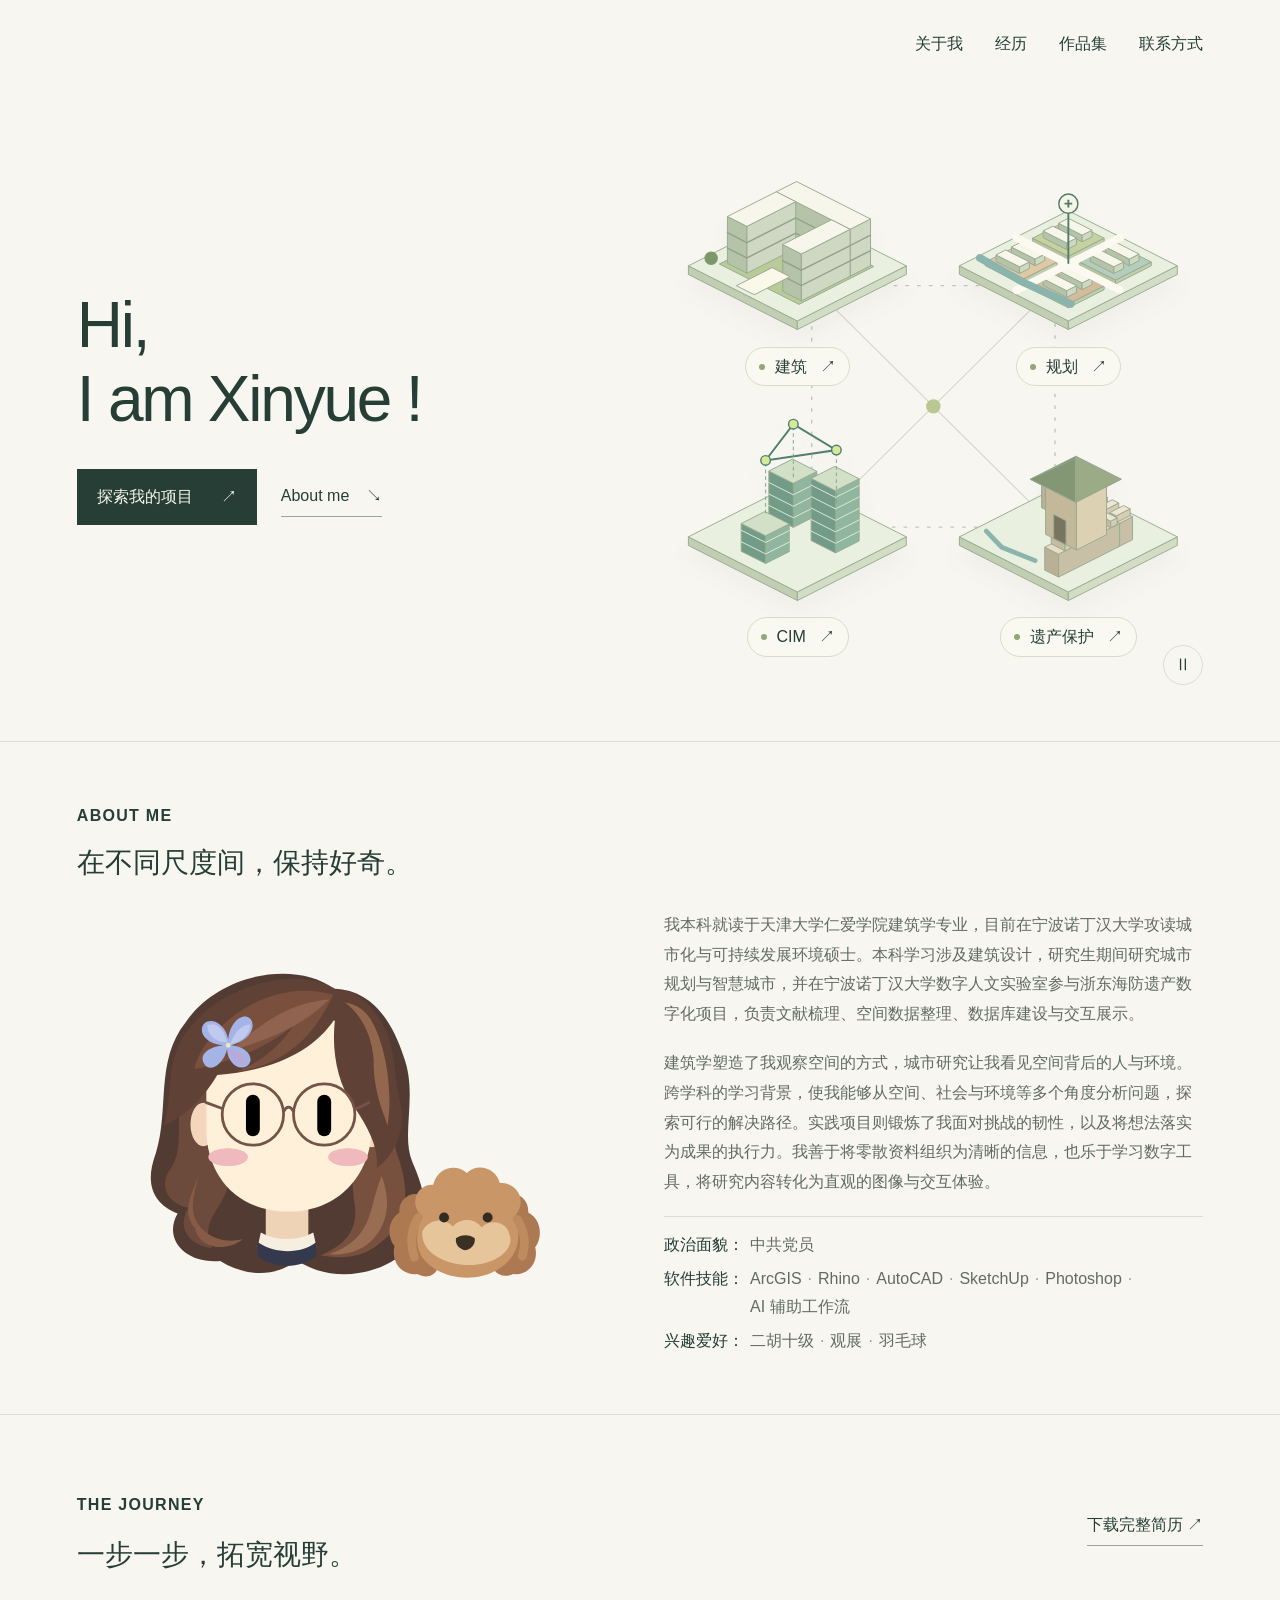
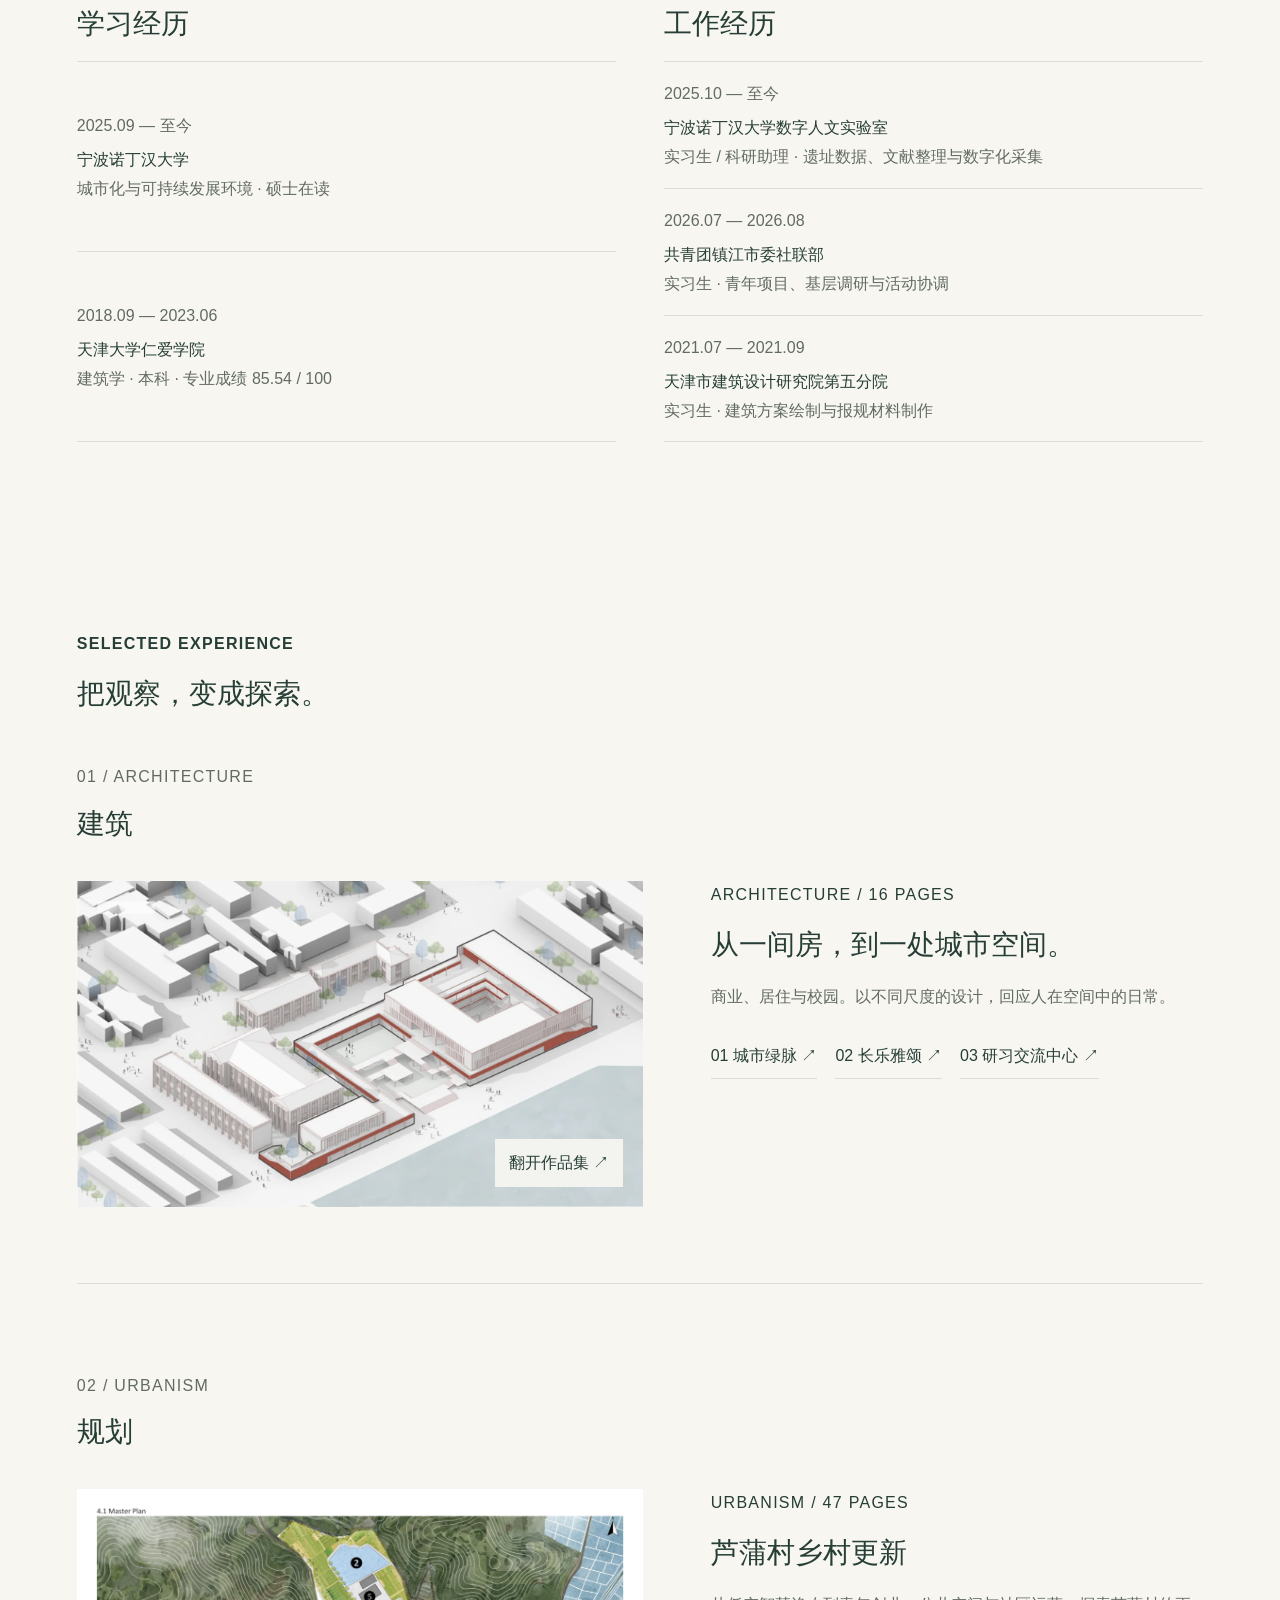
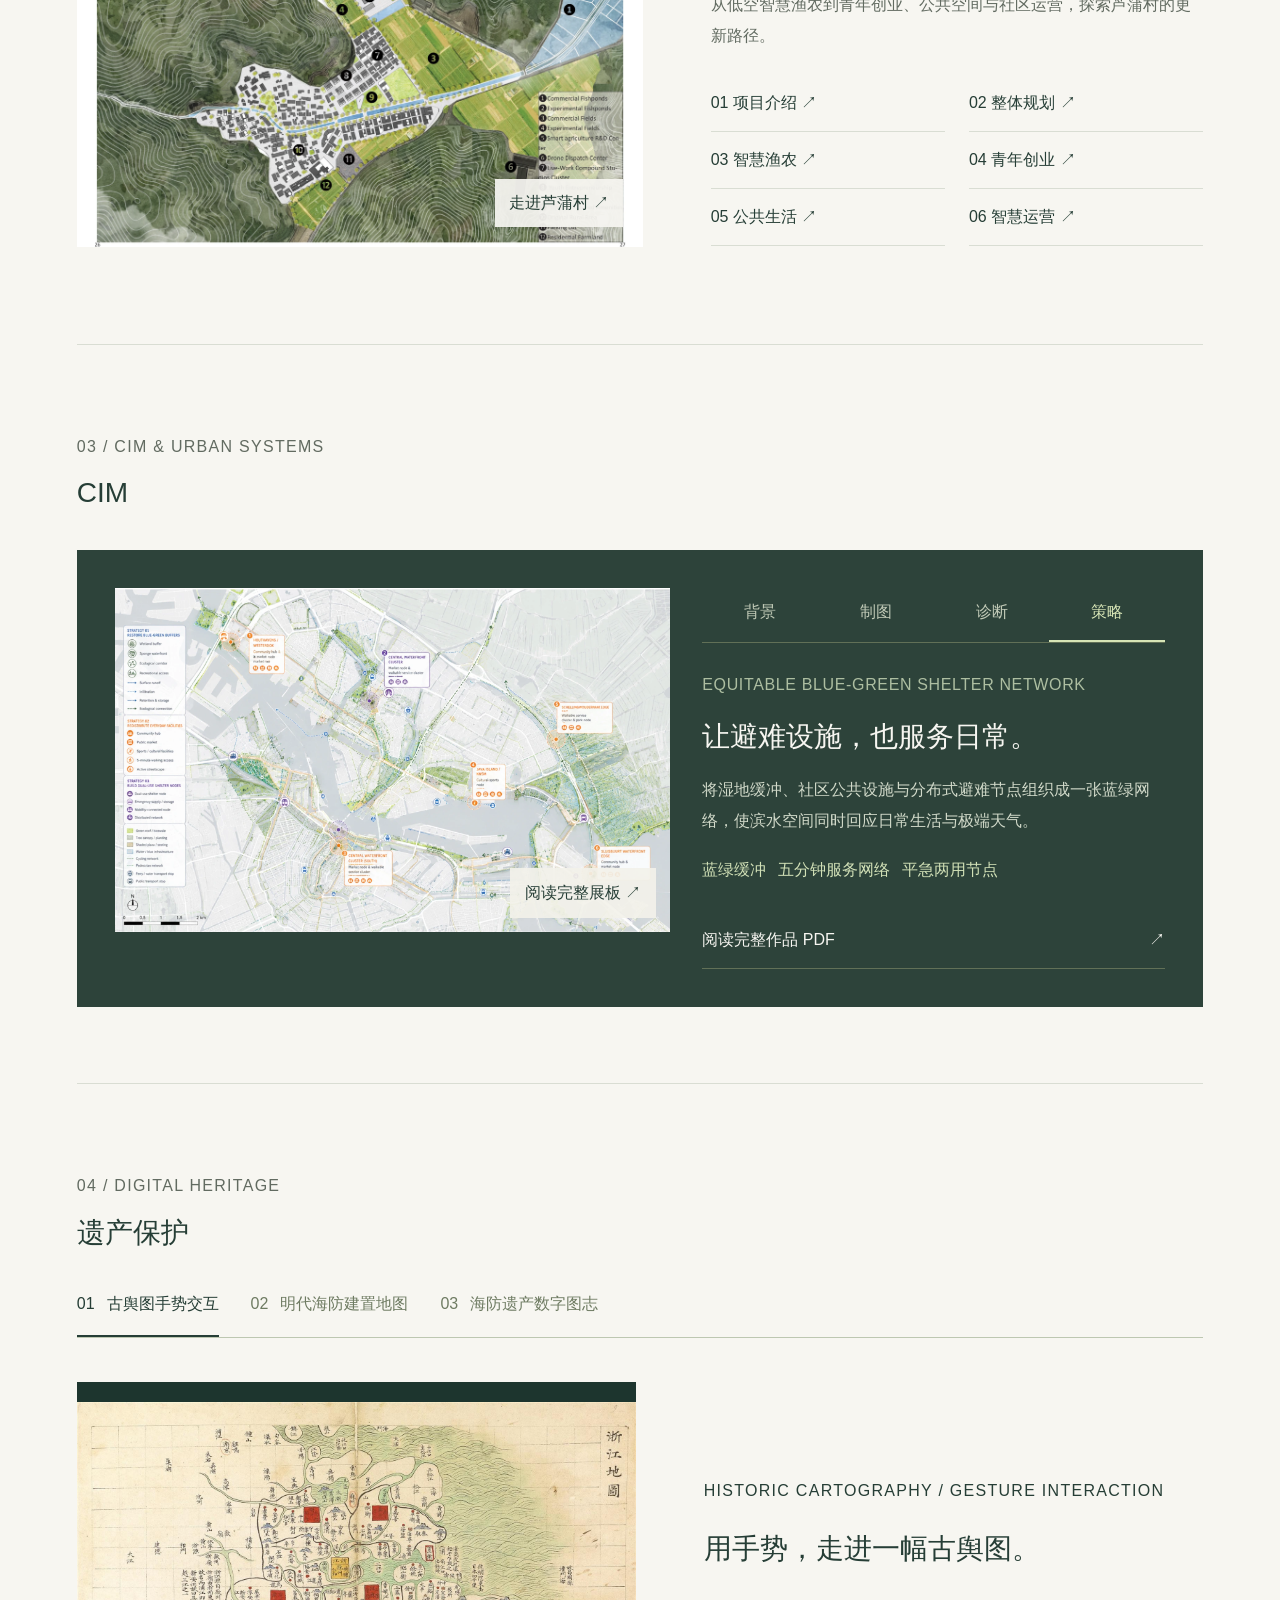
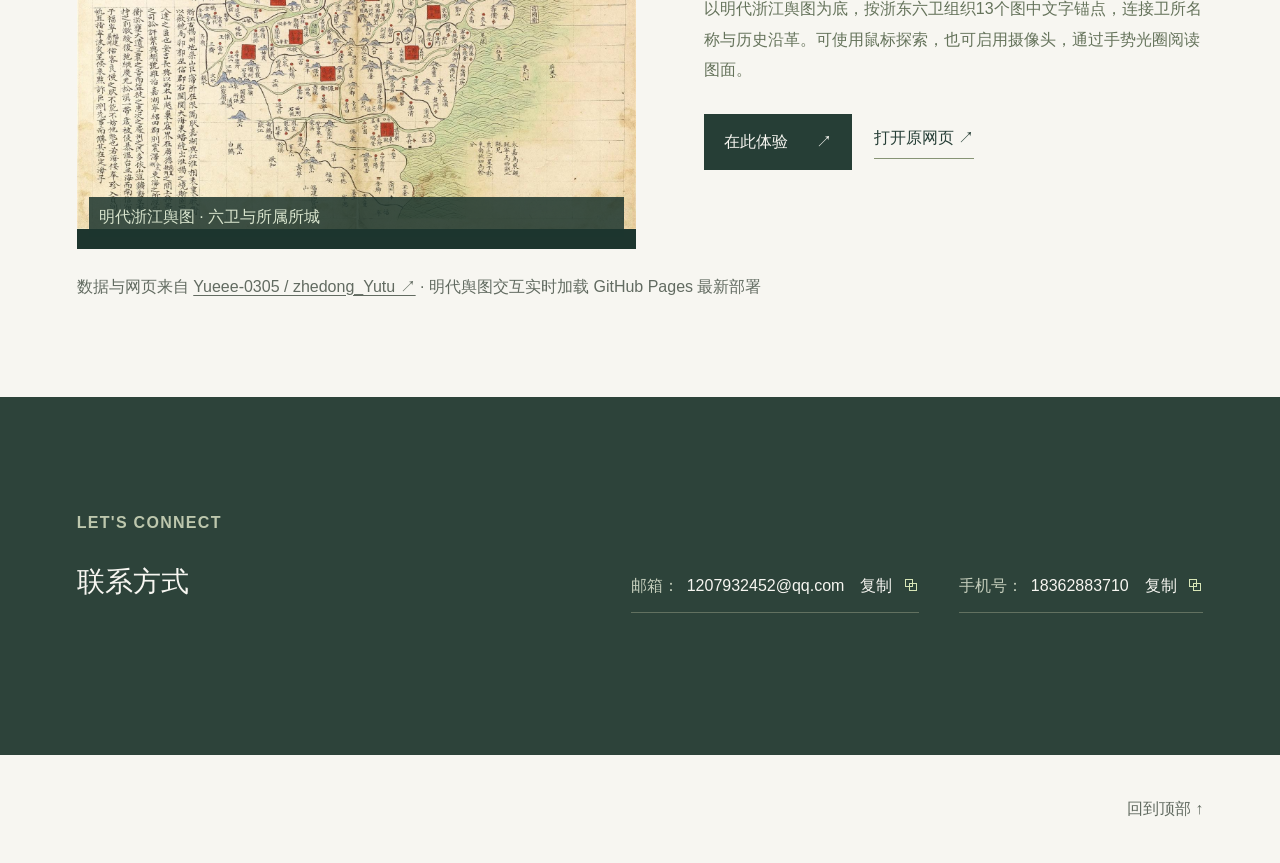
<file: index.html>
<!doctype html>
<html lang="zh-CN">
<head><meta charset="utf-8"><meta name="viewport" content="width=device-width, initial-scale=1"><meta name="theme-color" content="#f3f2eb"><title>xinyue-portfolio</title><meta name="description" content="刘欣越的个人作品与研究档案：建筑、城市规划、遗产数字化与 CIM 交互探索。"><link rel="stylesheet" href="style.css"></head>
<body>
<header><nav aria-label="主导航"><a href="#about">关于我</a><a href="#journey">经历</a><a href="#works">作品集</a><a href="#contact">联系方式</a></nav></header>
<main>
<section class="hero hero-orbit" id="home" aria-labelledby="hello-title"><div class="hero-copy"><h1 id="hello-title">Hi,<br><span>I am Xinyue !</span></h1><div class="hero-links"><a class="primary" href="#works">探索我的项目 <span>↗</span></a><a class="text-link" href="#about">About me <span>↘</span></a></div></div><div class="floating-world" id="floating-world" aria-label="四个作品方向，选择浮标跳转"><div class="world-tilt"><svg class="world-connections" viewBox="0 0 600 600" fill="none" aria-hidden="true"><path d="M165 166 435 166 435 434 165 434Z" stroke="#bec9b4" stroke-width="1.5" stroke-dasharray="4 9"/><path d="M165 166 435 434M435 166 165 434" stroke="#d2d9c9" stroke-width="1.2"/><circle cx="300" cy="300" r="8" fill="#b9c891"/></svg><a class="world-beacon beacon-1" href="#architecture-module" aria-label="查看建筑作品"><span class="island-visual"><svg viewBox="0 0 260 225" fill="none" aria-hidden="true"><polygon points="16.1,145.0 130.0,202.6 130.0,193.6 16.1,136.0" fill="#c1ceb2" stroke="#99aa90" stroke-width="1" stroke-linejoin="round"/><polygon points="243.9,145.0 130.0,202.6 130.0,193.6 243.9,136.0" fill="#d2ddc5" stroke="#99aa90" stroke-width="1" stroke-linejoin="round"/><polygon points="130.0,78.4 243.9,136.0 130.0,193.6 16.1,136.0" fill="#eaf0df" stroke="#99aa90" stroke-width="1" stroke-linejoin="round"/><polygon points="126.6,94.6 209.9,136.7 131.7,176.3 48.4,134.1" fill="#b8cb99" stroke="#99aa90" stroke-width="1" stroke-linejoin="round"/><polygon points="107.9,107.6 185.2,146.8 185.2,97.8 107.9,58.6" fill="#b5c4a9" stroke="#99aa90" stroke-width="1" stroke-linejoin="round"/><polygon points="206.5,136.0 185.2,146.8 185.2,97.8 206.5,87.0" fill="#ced8c2" stroke="#99aa90" stroke-width="1" stroke-linejoin="round"/><polygon points="129.2,47.9 206.5,87.0 185.2,97.8 107.9,58.6" fill="#f7f6ea" stroke="#99aa90" stroke-width="1" stroke-linejoin="round"/><polyline points="107.9,91.6 185.2,130.8 206.5,120.0" fill="none" stroke="#93a28b" stroke-width="1.5" stroke-linecap="round"/><polyline points="107.9,75.6 185.2,114.8 206.5,104.0" fill="none" stroke="#93a28b" stroke-width="1.5" stroke-linecap="round"/><polygon points="56.9,133.4 77.3,143.7 77.3,94.7 56.9,84.4" fill="#b5c4a9" stroke="#99aa90" stroke-width="1" stroke-linejoin="round"/><polygon points="128.3,117.9 77.3,143.7 77.3,94.7 128.3,68.9" fill="#ced8c2" stroke="#99aa90" stroke-width="1" stroke-linejoin="round"/><polygon points="107.9,58.6 128.3,68.9 77.3,94.7 56.9,84.4" fill="#f7f6ea" stroke="#99aa90" stroke-width="1" stroke-linejoin="round"/><polyline points="56.9,117.4 77.3,127.7 128.3,101.9" fill="none" stroke="#93a28b" stroke-width="1.5" stroke-linecap="round"/><polyline points="56.9,101.4 77.3,111.7 128.3,85.9" fill="none" stroke="#93a28b" stroke-width="1.5" stroke-linecap="round"/><polygon points="114.7,162.7 134.2,172.6 134.2,123.6 114.7,113.7" fill="#b5c4a9" stroke="#99aa90" stroke-width="1" stroke-linejoin="round"/><polygon points="185.2,146.8 134.2,172.6 134.2,123.6 185.2,97.8" fill="#ced8c2" stroke="#99aa90" stroke-width="1" stroke-linejoin="round"/><polygon points="165.7,87.9 185.2,97.8 134.2,123.6 114.7,113.7" fill="#f7f6ea" stroke="#99aa90" stroke-width="1" stroke-linejoin="round"/><polyline points="114.7,146.7 134.2,156.6 185.2,130.8" fill="none" stroke="#93a28b" stroke-width="1.5" stroke-linecap="round"/><polyline points="114.7,130.7 134.2,140.6 185.2,114.8" fill="none" stroke="#93a28b" stroke-width="1.5" stroke-linecap="round"/><polygon points="103.7,137.9 122.3,147.3 85.0,166.2 66.2,156.8" fill="#faf8e9" stroke="#99aa90" stroke-width="1" stroke-linejoin="round"/><circle cx="39.9" cy="128.1" r="7" fill="#7c9868" stroke="none" stroke-width="1.5"/></svg></span><span class="beacon-label"><i aria-hidden="true"></i>建筑<span aria-hidden="true">↗</span></span></a><a class="world-beacon beacon-2" href="#planning-module" aria-label="查看规划作品"><span class="island-visual"><svg viewBox="0 0 260 225" fill="none" aria-hidden="true"><polygon points="16.1,145.0 130.0,202.6 130.0,193.6 16.1,136.0" fill="#c1ceb2" stroke="#99aa90" stroke-width="1" stroke-linejoin="round"/><polygon points="243.9,145.0 130.0,202.6 130.0,193.6 243.9,136.0" fill="#d2ddc5" stroke="#99aa90" stroke-width="1" stroke-linejoin="round"/><polygon points="130.0,78.4 243.9,136.0 130.0,193.6 16.1,136.0" fill="#eaf0df" stroke="#99aa90" stroke-width="1" stroke-linejoin="round"/><polygon points="92.6,111.1 130.0,130.0 130.0,126.0 92.6,107.1" fill="#b6c39e" stroke="#99aa90" stroke-width="1" stroke-linejoin="round"/><polygon points="167.4,111.1 130.0,130.0 130.0,126.0 167.4,107.1" fill="#bfceab" stroke="#99aa90" stroke-width="1" stroke-linejoin="round"/><polygon points="130.0,88.1 167.4,107.1 130.0,126.0 92.6,107.1" fill="#c7d19f" stroke="#99aa90" stroke-width="1" stroke-linejoin="round"/><polygon points="119.8,98.5 144.4,110.9 144.4,103.9 119.8,91.5" fill="#b5c4a9" stroke="#99aa90" stroke-width="1" stroke-linejoin="round"/><polygon points="154.7,105.8 144.4,110.9 144.4,103.9 154.7,98.8" fill="#ced8c2" stroke="#99aa90" stroke-width="1" stroke-linejoin="round"/><polygon points="130.0,86.3 154.7,98.8 144.4,103.9 119.8,91.5" fill="#f7f6ea" stroke="#99aa90" stroke-width="1" stroke-linejoin="round"/><polygon points="103.7,106.6 128.3,119.1 128.3,112.1 103.7,99.6" fill="#b5c4a9" stroke="#99aa90" stroke-width="1" stroke-linejoin="round"/><polygon points="138.5,113.9 128.3,119.1 128.3,112.1 138.5,106.9" fill="#ced8c2" stroke="#99aa90" stroke-width="1" stroke-linejoin="round"/><polygon points="113.8,94.5 138.5,106.9 128.3,112.1 103.7,99.6" fill="#f7f6ea" stroke="#99aa90" stroke-width="1" stroke-linejoin="round"/><polygon points="141.9,136.0 179.3,154.9 179.3,150.9 141.9,132.0" fill="#b6c39e" stroke="#99aa90" stroke-width="1" stroke-linejoin="round"/><polygon points="216.7,136.0 179.3,154.9 179.3,150.9 216.7,132.0" fill="#bfceab" stroke="#99aa90" stroke-width="1" stroke-linejoin="round"/><polygon points="179.3,113.1 216.7,132.0 179.3,150.9 141.9,132.0" fill="#b5cdbd" stroke="#99aa90" stroke-width="1" stroke-linejoin="round"/><polygon points="169.1,123.4 193.8,135.9 193.8,128.9 169.1,116.4" fill="#b5c4a9" stroke="#99aa90" stroke-width="1" stroke-linejoin="round"/><polygon points="203.9,130.7 193.8,135.9 193.8,128.9 203.9,123.7" fill="#ced8c2" stroke="#99aa90" stroke-width="1" stroke-linejoin="round"/><polygon points="179.3,111.2 203.9,123.7 193.8,128.9 169.1,116.4" fill="#f7f6ea" stroke="#99aa90" stroke-width="1" stroke-linejoin="round"/><polygon points="152.9,131.6 177.6,144.0 177.6,137.0 152.9,124.6" fill="#b5c4a9" stroke="#99aa90" stroke-width="1" stroke-linejoin="round"/><polygon points="187.8,138.9 177.6,144.0 177.6,137.0 187.8,131.9" fill="#ced8c2" stroke="#99aa90" stroke-width="1" stroke-linejoin="round"/><polygon points="163.2,119.4 187.8,131.9 177.6,137.0 152.9,124.6" fill="#f7f6ea" stroke="#99aa90" stroke-width="1" stroke-linejoin="round"/><polygon points="43.3,136.0 80.7,154.9 80.7,150.9 43.3,132.0" fill="#b6c39e" stroke="#99aa90" stroke-width="1" stroke-linejoin="round"/><polygon points="118.1,136.0 80.7,154.9 80.7,150.9 118.1,132.0" fill="#bfceab" stroke="#99aa90" stroke-width="1" stroke-linejoin="round"/><polygon points="80.7,113.1 118.1,132.0 80.7,150.9 43.3,132.0" fill="#e0c8a5" stroke="#99aa90" stroke-width="1" stroke-linejoin="round"/><polygon points="70.5,123.4 95.2,135.9 95.2,128.9 70.5,116.4" fill="#b5c4a9" stroke="#99aa90" stroke-width="1" stroke-linejoin="round"/><polygon points="105.3,130.7 95.2,135.9 95.2,128.9 105.3,123.7" fill="#ced8c2" stroke="#99aa90" stroke-width="1" stroke-linejoin="round"/><polygon points="80.7,111.2 105.3,123.7 95.2,128.9 70.5,116.4" fill="#f7f6ea" stroke="#99aa90" stroke-width="1" stroke-linejoin="round"/><polygon points="54.4,131.6 79.0,144.0 79.0,137.0 54.4,124.6" fill="#b5c4a9" stroke="#99aa90" stroke-width="1" stroke-linejoin="round"/><polygon points="89.2,138.9 79.0,144.0 79.0,137.0 89.2,131.9" fill="#ced8c2" stroke="#99aa90" stroke-width="1" stroke-linejoin="round"/><polygon points="64.5,119.4 89.2,131.9 79.0,137.0 54.4,124.6" fill="#f7f6ea" stroke="#99aa90" stroke-width="1" stroke-linejoin="round"/><polygon points="92.6,160.9 130.0,179.9 130.0,175.9 92.6,156.9" fill="#b6c39e" stroke="#99aa90" stroke-width="1" stroke-linejoin="round"/><polygon points="167.4,160.9 130.0,179.9 130.0,175.9 167.4,156.9" fill="#bfceab" stroke="#99aa90" stroke-width="1" stroke-linejoin="round"/><polygon points="130.0,138.0 167.4,156.9 130.0,175.9 92.6,156.9" fill="#d2bc9d" stroke="#99aa90" stroke-width="1" stroke-linejoin="round"/><polygon points="119.8,148.3 144.4,160.8 144.4,153.8 119.8,141.3" fill="#b5c4a9" stroke="#99aa90" stroke-width="1" stroke-linejoin="round"/><polygon points="154.7,155.7 144.4,160.8 144.4,153.8 154.7,148.7" fill="#ced8c2" stroke="#99aa90" stroke-width="1" stroke-linejoin="round"/><polygon points="130.0,136.2 154.7,148.7 144.4,153.8 119.8,141.3" fill="#f7f6ea" stroke="#99aa90" stroke-width="1" stroke-linejoin="round"/><polygon points="103.7,156.5 128.3,169.0 128.3,162.0 103.7,149.5" fill="#b5c4a9" stroke="#99aa90" stroke-width="1" stroke-linejoin="round"/><polygon points="138.5,163.8 128.3,169.0 128.3,162.0 138.5,156.8" fill="#ced8c2" stroke="#99aa90" stroke-width="1" stroke-linejoin="round"/><polygon points="113.8,144.3 138.5,156.8 128.3,162.0 103.7,149.5" fill="#f7f6ea" stroke="#99aa90" stroke-width="1" stroke-linejoin="round"/><polyline points="75.6,106.5 183.6,161.1" fill="none" stroke="#fcfaf0" stroke-width="8" stroke-linecap="round"/><polyline points="184.4,106.5 75.6,161.5" fill="none" stroke="#fcfaf0" stroke-width="8" stroke-linecap="round"/><polyline points="37.4,127.7 82.4,153.1 132.6,175.9" fill="none" stroke="#8bb4ac" stroke-width="8" stroke-linecap="round"/><polyline points="130.0,133.0 130.0,74.0" fill="none" stroke="#557c69" stroke-width="2" stroke-linecap="round"/><circle cx="130.0" cy="71.0" r="10" fill="#f3f5e8" stroke="#547965" stroke-width="1.5"/><path d="M126.0 71.0h8m-4-4v8" stroke="#547965" stroke-width="2"/></svg></span><span class="beacon-label"><i aria-hidden="true"></i>规划<span aria-hidden="true">↗</span></span></a><a class="world-beacon beacon-3" href="#amsterdam" aria-label="查看CIM作品"><span class="island-visual"><svg viewBox="0 0 260 225" fill="none" aria-hidden="true"><polygon points="16.1,145.0 130.0,202.6 130.0,193.6 16.1,136.0" fill="#c1ceb2" stroke="#99aa90" stroke-width="1" stroke-linejoin="round"/><polygon points="243.9,145.0 130.0,202.6 130.0,193.6 243.9,136.0" fill="#d2ddc5" stroke="#99aa90" stroke-width="1" stroke-linejoin="round"/><polygon points="130.0,78.4 243.9,136.0 130.0,193.6 16.1,136.0" fill="#eaf0df" stroke="#99aa90" stroke-width="1" stroke-linejoin="round"/><polygon points="100.2,113.2 125.8,126.1 125.8,80.1 100.2,67.2" fill="#729b88" stroke="#99aa90" stroke-width="1" stroke-linejoin="round"/><polygon points="150.4,113.6 125.8,126.1 125.8,80.1 150.4,67.6" fill="#91b6a0" stroke="#99aa90" stroke-width="1" stroke-linejoin="round"/><polygon points="124.9,54.7 150.4,67.6 125.8,80.1 100.2,67.2" fill="#d1e0c7" stroke="#99aa90" stroke-width="1" stroke-linejoin="round"/><polyline points="100.2,103.2 125.8,116.1 150.4,103.6" fill="none" stroke="#e0ead7" stroke-width="1" stroke-linecap="round"/><polyline points="100.2,91.2 125.8,104.1 150.4,91.6" fill="none" stroke="#e0ead7" stroke-width="1" stroke-linecap="round"/><polyline points="100.2,79.2 125.8,92.1 150.4,79.6" fill="none" stroke="#e0ead7" stroke-width="1" stroke-linecap="round"/><polygon points="144.4,139.9 169.9,152.8 169.9,87.8 144.4,74.9" fill="#729b88" stroke="#99aa90" stroke-width="1" stroke-linejoin="round"/><polygon points="194.6,140.3 169.9,152.8 169.9,87.8 194.6,75.3" fill="#91b6a0" stroke="#99aa90" stroke-width="1" stroke-linejoin="round"/><polygon points="169.1,62.4 194.6,75.3 169.9,87.8 144.4,74.9" fill="#d1e0c7" stroke="#99aa90" stroke-width="1" stroke-linejoin="round"/><polyline points="144.4,129.9 169.9,142.8 194.6,130.3" fill="none" stroke="#e0ead7" stroke-width="1" stroke-linecap="round"/><polyline points="144.4,117.9 169.9,130.8 194.6,118.3" fill="none" stroke="#e0ead7" stroke-width="1" stroke-linecap="round"/><polyline points="144.4,105.9 169.9,118.8 194.6,106.3" fill="none" stroke="#e0ead7" stroke-width="1" stroke-linecap="round"/><polyline points="144.4,93.9 169.9,106.8 194.6,94.3" fill="none" stroke="#e0ead7" stroke-width="1" stroke-linecap="round"/><polyline points="144.4,81.9 169.9,94.8 194.6,82.3" fill="none" stroke="#e0ead7" stroke-width="1" stroke-linecap="round"/><polygon points="71.3,151.1 96.8,163.9 96.8,134.9 71.3,122.1" fill="#729b88" stroke="#99aa90" stroke-width="1" stroke-linejoin="round"/><polygon points="121.5,151.5 96.8,163.9 96.8,134.9 121.5,122.5" fill="#91b6a0" stroke="#99aa90" stroke-width="1" stroke-linejoin="round"/><polygon points="96.0,109.6 121.5,122.5 96.8,134.9 71.3,122.1" fill="#d1e0c7" stroke="#99aa90" stroke-width="1" stroke-linejoin="round"/><polyline points="71.3,141.1 96.8,153.9 121.5,141.5" fill="none" stroke="#e0ead7" stroke-width="1" stroke-linecap="round"/><polyline points="71.3,129.1 96.8,141.9 121.5,129.5" fill="none" stroke="#e0ead7" stroke-width="1" stroke-linecap="round"/><polyline points="125.8,18.2 170.8,45.3 96.8,56.1 125.8,18.2" fill="none" stroke="#527f70" stroke-width="2" stroke-linecap="round"/><polyline points="125.8,73.2 125.8,18.2" fill="none" stroke="#7ea492" stroke-width="1" stroke-linecap="round" stroke-dasharray="3 4"/><circle cx="125.8" cy="18.2" r="5" fill="#d6e998" stroke="#527f70" stroke-width="1.5"/><polyline points="170.8,100.3 170.8,45.3" fill="none" stroke="#7ea492" stroke-width="1" stroke-linecap="round" stroke-dasharray="3 4"/><circle cx="170.8" cy="45.3" r="5" fill="#d6e998" stroke="#527f70" stroke-width="1.5"/><polyline points="96.8,111.1 96.8,56.1" fill="none" stroke="#7ea492" stroke-width="1" stroke-linecap="round" stroke-dasharray="3 4"/><circle cx="96.8" cy="56.1" r="5" fill="#d6e998" stroke="#527f70" stroke-width="1.5"/></svg></span><span class="beacon-label"><i aria-hidden="true"></i>CIM<span aria-hidden="true">↗</span></span></a><a class="world-beacon beacon-4" href="#research" aria-label="查看遗产保护作品"><span class="island-visual"><svg viewBox="0 0 260 225" fill="none" aria-hidden="true"><polygon points="16.1,145.0 130.0,202.6 130.0,193.6 16.1,136.0" fill="#c1ceb2" stroke="#99aa90" stroke-width="1" stroke-linejoin="round"/><polygon points="243.9,145.0 130.0,202.6 130.0,193.6 243.9,136.0" fill="#d2ddc5" stroke="#99aa90" stroke-width="1" stroke-linejoin="round"/><polygon points="130.0,78.4 243.9,136.0 130.0,193.6 16.1,136.0" fill="#eaf0df" stroke="#99aa90" stroke-width="1" stroke-linejoin="round"/><polygon points="102.0,105.5 182.7,146.3 182.7,122.3 102.0,81.5" fill="#b9b096" stroke="#99aa90" stroke-width="1" stroke-linejoin="round"/><polygon points="197.1,139.0 182.7,146.3 182.7,122.3 197.1,115.0" fill="#c8c0a6" stroke="#99aa90" stroke-width="1" stroke-linejoin="round"/><polygon points="116.4,74.2 197.1,115.0 182.7,122.3 102.0,81.5" fill="#e7ddc4" stroke="#99aa90" stroke-width="1" stroke-linejoin="round"/><polygon points="105.3,170.8 119.8,178.1 119.8,154.1 105.3,146.8" fill="#b9b096" stroke="#99aa90" stroke-width="1" stroke-linejoin="round"/><polygon points="183.6,145.9 119.8,178.1 119.8,154.1 183.6,121.9" fill="#c8c0a6" stroke="#99aa90" stroke-width="1" stroke-linejoin="round"/><polygon points="169.1,114.6 183.6,121.9 119.8,154.1 105.3,146.8" fill="#e7ddc4" stroke="#99aa90" stroke-width="1" stroke-linejoin="round"/><polygon points="102.0,81.5 108.8,84.9 108.8,77.9 102.0,74.5" fill="#c5bba0" stroke="#99aa90" stroke-width="1" stroke-linejoin="round"/><polygon points="123.2,77.6 108.8,84.9 108.8,77.9 123.2,70.6" fill="#d6cdb3" stroke="#99aa90" stroke-width="1" stroke-linejoin="round"/><polygon points="116.4,67.2 123.2,70.6 108.8,77.9 102.0,74.5" fill="#eee6d3" stroke="#99aa90" stroke-width="1" stroke-linejoin="round"/><polygon points="113.8,87.5 120.7,90.9 120.7,83.9 113.8,80.5" fill="#c5bba0" stroke="#99aa90" stroke-width="1" stroke-linejoin="round"/><polygon points="135.1,83.6 120.7,90.9 120.7,83.9 135.1,76.6" fill="#d6cdb3" stroke="#99aa90" stroke-width="1" stroke-linejoin="round"/><polygon points="128.3,73.2 135.1,76.6 120.7,83.9 113.8,80.5" fill="#eee6d3" stroke="#99aa90" stroke-width="1" stroke-linejoin="round"/><polygon points="125.8,93.5 132.6,97.0 132.6,90.0 125.8,86.5" fill="#c5bba0" stroke="#99aa90" stroke-width="1" stroke-linejoin="round"/><polygon points="147.0,89.6 132.6,97.0 132.6,90.0 147.0,82.6" fill="#d6cdb3" stroke="#99aa90" stroke-width="1" stroke-linejoin="round"/><polygon points="140.2,79.2 147.0,82.6 132.6,90.0 125.8,86.5" fill="#eee6d3" stroke="#99aa90" stroke-width="1" stroke-linejoin="round"/><polygon points="137.7,99.5 144.4,103.0 144.4,96.0 137.7,92.5" fill="#c5bba0" stroke="#99aa90" stroke-width="1" stroke-linejoin="round"/><polygon points="158.9,95.7 144.4,103.0 144.4,96.0 158.9,88.7" fill="#d6cdb3" stroke="#99aa90" stroke-width="1" stroke-linejoin="round"/><polygon points="152.1,85.2 158.9,88.7 144.4,96.0 137.7,92.5" fill="#eee6d3" stroke="#99aa90" stroke-width="1" stroke-linejoin="round"/><polygon points="149.6,105.6 156.3,109.0 156.3,102.0 149.6,98.6" fill="#c5bba0" stroke="#99aa90" stroke-width="1" stroke-linejoin="round"/><polygon points="170.8,101.7 156.3,109.0 156.3,102.0 170.8,94.7" fill="#d6cdb3" stroke="#99aa90" stroke-width="1" stroke-linejoin="round"/><polygon points="164.0,91.2 170.8,94.7 156.3,102.0 149.6,98.6" fill="#eee6d3" stroke="#99aa90" stroke-width="1" stroke-linejoin="round"/><polygon points="161.4,111.6 168.2,115.0 168.2,108.0 161.4,104.6" fill="#c5bba0" stroke="#99aa90" stroke-width="1" stroke-linejoin="round"/><polygon points="182.7,107.7 168.2,115.0 168.2,108.0 182.7,100.7" fill="#d6cdb3" stroke="#99aa90" stroke-width="1" stroke-linejoin="round"/><polygon points="175.9,97.3 182.7,100.7 168.2,108.0 161.4,104.6" fill="#eee6d3" stroke="#99aa90" stroke-width="1" stroke-linejoin="round"/><polygon points="173.3,117.6 180.2,121.0 180.2,114.0 173.3,110.6" fill="#c5bba0" stroke="#99aa90" stroke-width="1" stroke-linejoin="round"/><polygon points="194.6,113.7 180.2,121.0 180.2,114.0 194.6,106.7" fill="#d6cdb3" stroke="#99aa90" stroke-width="1" stroke-linejoin="round"/><polygon points="187.8,103.3 194.6,106.7 180.2,114.0 173.3,110.6" fill="#eee6d3" stroke="#99aa90" stroke-width="1" stroke-linejoin="round"/><polygon points="159.8,119.3 174.2,126.6 174.2,119.6 159.8,112.3" fill="#c5bba0" stroke="#99aa90" stroke-width="1" stroke-linejoin="round"/><polygon points="181.0,123.2 174.2,126.6 174.2,119.6 181.0,116.2" fill="#d6cdb3" stroke="#99aa90" stroke-width="1" stroke-linejoin="round"/><polygon points="166.6,108.9 181.0,116.2 174.2,119.6 159.8,112.3" fill="#eee6d3" stroke="#99aa90" stroke-width="1" stroke-linejoin="round"/><polygon points="147.8,125.3 162.3,132.6 162.3,125.6 147.8,118.3" fill="#c5bba0" stroke="#99aa90" stroke-width="1" stroke-linejoin="round"/><polygon points="169.1,129.2 162.3,132.6 162.3,125.6 169.1,122.2" fill="#d6cdb3" stroke="#99aa90" stroke-width="1" stroke-linejoin="round"/><polygon points="154.7,114.9 169.1,122.2 162.3,125.6 147.8,118.3" fill="#eee6d3" stroke="#99aa90" stroke-width="1" stroke-linejoin="round"/><polygon points="135.9,131.3 150.4,138.7 150.4,131.7 135.9,124.3" fill="#c5bba0" stroke="#99aa90" stroke-width="1" stroke-linejoin="round"/><polygon points="157.2,135.2 150.4,138.7 150.4,131.7 157.2,128.2" fill="#d6cdb3" stroke="#99aa90" stroke-width="1" stroke-linejoin="round"/><polygon points="142.8,120.9 157.2,128.2 150.4,131.7 135.9,124.3" fill="#eee6d3" stroke="#99aa90" stroke-width="1" stroke-linejoin="round"/><polygon points="124.0,137.4 138.5,144.7 138.5,137.7 124.0,130.4" fill="#c5bba0" stroke="#99aa90" stroke-width="1" stroke-linejoin="round"/><polygon points="145.3,141.2 138.5,144.7 138.5,137.7 145.3,134.2" fill="#d6cdb3" stroke="#99aa90" stroke-width="1" stroke-linejoin="round"/><polygon points="130.8,126.9 145.3,134.2 138.5,137.7 124.0,130.4" fill="#eee6d3" stroke="#99aa90" stroke-width="1" stroke-linejoin="round"/><polygon points="112.2,143.4 126.6,150.7 126.6,143.7 112.2,136.4" fill="#c5bba0" stroke="#99aa90" stroke-width="1" stroke-linejoin="round"/><polygon points="133.4,147.3 126.6,150.7 126.6,143.7 133.4,140.3" fill="#d6cdb3" stroke="#99aa90" stroke-width="1" stroke-linejoin="round"/><polygon points="119.0,132.9 133.4,140.3 126.6,143.7 112.2,136.4" fill="#eee6d3" stroke="#99aa90" stroke-width="1" stroke-linejoin="round"/><polygon points="106.2,133.4 138.5,149.8 138.5,92.8 106.2,76.4" fill="#c3b899" stroke="#99aa90" stroke-width="1" stroke-linejoin="round"/><polygon points="169.9,133.8 138.5,149.8 138.5,92.8 169.9,76.8" fill="#ddd1b4" stroke="#99aa90" stroke-width="1" stroke-linejoin="round"/><polygon points="137.7,60.5 169.9,76.8 138.5,92.8 106.2,76.4" fill="#e9e0c8" stroke="#99aa90" stroke-width="1" stroke-linejoin="round"/><polygon points="137.7,51.8 185.2,75.8 137.7,99.9 90.1,75.8" fill="#738668" stroke="#99aa90" stroke-width="1" stroke-linejoin="round"/><polygon points="90.1,75.8 137.7,53.8 137.7,99.9" fill="#839774" stroke="#99aa90" stroke-width="1" stroke-linejoin="round"/><polygon points="185.2,75.8 137.7,53.8 137.7,99.9" fill="#9aab86" stroke="#99aa90" stroke-width="1" stroke-linejoin="round"/><polygon points="137.7,51.8 137.7,53.8 185.2,75.8" fill="#9eae8c" stroke="#99aa90" stroke-width="1" stroke-linejoin="round"/><polygon points="114.7,137.7 127.5,144.2 127.5,119.2 114.7,112.7" fill="#79745f" stroke="#99aa90" stroke-width="1" stroke-linejoin="round"/><polyline points="44.2,130.0 60.3,146.8 95.2,160.9" fill="none" stroke="#8bb4ac" stroke-width="5" stroke-linecap="round"/></svg></span><span class="beacon-label"><i aria-hidden="true"></i>遗产保护<span aria-hidden="true">↗</span></span></a></div><button id="world-motion" class="world-motion" aria-label="暂停浮标动画" aria-pressed="false">Ⅱ</button></div></section>
<section class="about section" id="about"><div class="about-heading"><p class="eyebrow">ABOUT ME</p><h2>在不同尺度间，保持好奇。</h2></div><div class="about-body"><div class="portrait-stage"><button class="portrait-play" id="portrait-play" aria-label="第一次上传2D头像后的女生造型：棕色侧分长发、圆框眼镜、奶油脸和绣球花瓣。眼睛跟随鼠标，点击眯眼歪头、小狗吐舌头"><svg xmlns="http://www.w3.org/2000/svg" class="robot-companion restored-2d-portrait" data-gaze-x="174" data-gaze-y="174" data-gaze-range-x="9" data-gaze-range-y="6" viewBox="20 16 424 350" fill="none" aria-hidden="true">
<g class="robot-head">
<!-- Reference features: chestnut side-swept fringe, softly curled ends, round glasses and hydrangea petal. -->
<path d="M220 46C181 17 104 30 70 80 39 119 54 168 40 212c-12 32-2 51 22 61-15 26 8 51 43 48 30 19 63 13 77-1 40 28 103 11 117-20 21-22 11-54 0-79-12-29 6-67-9-107-13-40-35-67-70-68Z" fill="#523b33"/>
<path d="M74 124C52 165 75 205 52 232c-8 17 3 32 21 35-14 24 5 39 24 41-14-26 11-41 15-61l-2-108Z" fill="#6d4b3c"/>
<path d="M264 100c30 47 8 80 21 117 13 38 8 66-19 86-20 17-42 15-60 12 31-12 39-31 34-56l-10-113Z" fill="#77503e"/>
<path d="M151 254h43v47c-8 9-32 9-43 0Z" fill="#efd3b7"/>
<path d="M146 292c16 9 36 9 53 0l3 14c-17 14-43 14-59 0Z" fill="#f5eee1"/>
<path d="M143 302c18 12 43 12 59 0v14c-17 13-42 13-59 0Z" fill="#34394e"/>
<ellipse cx="88" cy="183" rx="13" ry="22" fill="#f3d6bb"/><ellipse cx="258" cy="184" rx="13" ry="22" fill="#f3d6bb"/>
<path d="M91 145c0-51 34-78 82-78 49 0 85 29 85 78v40c0 49-34 86-84 86-51 0-83-35-83-84Z" fill="#fff0d9"/>
<!-- Asymmetric, broad fringe; the high side part is the reference's main silhouette. -->
<path d="M224 48C183 21 111 42 77 82 47 113 58 157 48 184c24-10 43-32 54-51 53-4 96-22 119-57-4 32 2 65 19 89 16 24 25 42 23 62 22-16 30-44 23-69-6-24-2-60-25-88-10-14-22-23-37-22Z" fill="#604135"/>
<path d="M219 52c-50-14-98 12-124 44-8 10-14 21-16 31 33-6 74-21 100-44-14 22-33 37-58 47 45-7 76-30 98-78Z" fill="#79503d"/>
<path d="M215 57c-40 3-71 25-100 52 38-12 72-24 100-52Z" fill="#8f6350"/>
<path d="M231 60c14 10 27 30 29 58-1 30 10 54 14 66 5-31 0-78-17-107-6-9-14-15-26-17Z" fill="#93664e"/>
<path d="M83 236c-8 27-9 43 8 56 10 8 23 10 37 7-24 17-47 3-48-11-14-15-5-34 3-52Z" fill="#875b46"/>
<path d="M268 235c9 24 7 45-7 62-11 13-28 19-46 17 18-6 30-16 37-30 7-13 8-31 16-49Z" fill="#986d52"/>
<ellipse cx="113" cy="216" rx="20" ry="9" fill="#efb9bd"/><ellipse cx="234" cy="216" rx="20" ry="9" fill="#efb9bd"/>
<g class="robot-gaze"><g class="robot-blink"><rect class="capsule-eye" x="131" y="153" width="14" height="42" rx="7" fill="#000000"/><rect class="capsule-eye" x="203" y="153" width="14" height="42" rx="7" fill="#000000"/></g><g class="happy-eyes" opacity="0" stroke="#000000" stroke-width="6" stroke-linecap="round"><path d="M126 176Q138 160 150 176"/><path d="M198 176Q210 160 222 176"/></g></g>
<g class="portrait-glasses" stroke="#745447" stroke-width="2.8"><circle cx="138" cy="173" r="31"/><circle cx="210" cy="173" r="31"/><path d="M169 170c3-6 7-6 10 0m-72-3-16-6m150 7 14-7" stroke-linecap="round"/></g>
<g class="hydrangea-petal">
<path d="M108 103C87 101 83 87 89 81c8-7 22 2 24 16 2-20 17-28 23-20 6 10-4 22-20 26 19 2 24 16 16 21-10 6-20-6-20-17-4 16-18 24-23 15-6-9 3-17 19-19Z" fill="#a5b4e7"/>
<path d="M112 100c-3-14-12-21-20-17 0 10 9 18 20 17Zm3 2c11-2 21-10 20-20-9 0-16 9-20 20Z" fill="#c0caee"/>
<path d="M114 106c0 10 9 18 16 17 2-8-5-14-16-17Z" fill="#b8a9db"/>
<circle cx="113" cy="103" r="2.5" fill="#ebe6bd"/>
</g>
</g>
<!-- Teddy-cut toy poodle: rounded curls, pendant ears and a compact muzzle. -->
<g class="teddy-head">
<path d="M316 258c-17-12-32 1-30 14-12 8-13 24-5 34-4 16 8 30 23 28 13 7 23-2 23-16Zm69 0c18-12 32 0 31 14 13 7 15 24 7 35 4 16-8 29-22 27-13 6-23-3-24-17Z" fill="#ad7952"/>
<path d="M309 276c-15-14-4-33 11-32 5-19 24-21 34-12 12-12 31-3 33 10 20 0 28 20 15 34 8 20 4 39-13 51-22 16-57 14-76-5-12-12-11-31-4-46Z" fill="#c99767"/>
<path d="M309 291c7-13 22-14 31-5 7-9 22-9 29 1 9-9 25-6 28 7 6 15-14 31-40 31-27 0-50-14-48-34Z" fill="#e7c59b"/>
<circle cx="331" cy="277" r="5" fill="#322c25"/><circle cx="375" cy="277" r="5" fill="#322c25"/>
<g class="teddy-tongue" opacity="0"><path d="M342 309c3 11 18 11 21 0Z" fill="#674736"/><path d="M346 313h13v10c0 11-13 11-13 0Z" fill="#e7a1a5"/><path d="M352.5 315v8" stroke="#cb818d" stroke-width="1.2" stroke-linecap="round"/></g>
<path d="M343 298c5-4 14-4 19 0 1 7-5 12-10 12-5-1-10-5-9-12Z" fill="#3c3025"/>
<path d="M305 277c-8 13-8 29-4 40m104-38c8 13 9 24 5 37" stroke="#bd8b5e" stroke-width="9" stroke-linecap="round"/>
</g>
</svg>
</button></div><div class="about-content"><p class="about-bio">我本科就读于天津大学仁爱学院建筑学专业，目前在宁波诺丁汉大学攻读城市化与可持续发展环境硕士。本科学习涉及建筑设计，研究生期间研究城市规划与智慧城市，并在宁波诺丁汉大学数字人文实验室参与浙东海防遗产数字化项目，负责文献梳理、空间数据整理、数据库建设与交互展示。</p><p class="about-reflection">建筑学塑造了我观察空间的方式，城市研究让我看见空间背后的人与环境。跨学科的学习背景，使我能够从空间、社会与环境等多个角度分析问题，探索可行的解决路径。实践项目则锻炼了我面对挑战的韧性，以及将想法落实为成果的执行力。我善于将零散资料组织为清晰的信息，也乐于学习数字工具，将研究内容转化为直观的图像与交互体验。</p><div class="profile-facts"><p class="profile-detail profile-politics"><span>政治面貌：</span><span class="fact-values"><span>中共党员</span></span></p><p class="profile-detail profile-skills"><span>软件技能：</span><span class="fact-values"><span>ArcGIS</span><span>Rhino</span><span>AutoCAD</span><span>SketchUp</span><span>Photoshop</span><span>AI 辅助工作流</span></span></p><p class="profile-detail profile-hobbies"><span>兴趣爱好：</span><span class="fact-values"><span>二胡十级</span><span>观展</span><span>羽毛球</span></span></p></div></div></div></section>
<section class="journey section" id="journey"><div class="section-heading"><div><p class="eyebrow">THE JOURNEY</p><h2>一步一步，拓宽视野。</h2></div><a class="text-link" href="assets/xinyue-liu-resume.pdf" download>下载完整简历 ↗</a></div><div class="journey-columns"><section class="journey-group" aria-labelledby="education-title"><h3 id="education-title">学习经历</h3><div class="timeline"><article><span class="time">2025.09 — 至今</span><div><h3>宁波诺丁汉大学</h3><p>城市化与可持续发展环境 · 硕士在读</p></div><span class="role">EDUCATION</span></article><article><span class="time">2018.09 — 2023.06</span><div><h3>天津大学仁爱学院</h3><p>建筑学 · 本科 · 专业成绩 85.54 / 100</p></div><span class="role">EDUCATION</span></article></div></section><section class="journey-group" aria-labelledby="internship-title"><h3 id="internship-title">工作经历</h3><div class="timeline"><article><span class="time">2025.10 — 至今</span><div><h3>宁波诺丁汉大学数字人文实验室</h3><p>实习生 / 科研助理 · 遗址数据、文献整理与数字化采集</p></div><span class="role">RESEARCH</span></article><article><span class="time">2026.07 — 2026.08</span><div><h3>共青团镇江市委社联部</h3><p>实习生 · 青年项目、基层调研与活动协调</p></div><span class="role">EXPERIENCE</span></article><article><span class="time">2021.07 — 2021.09</span><div><h3>天津市建筑设计研究院第五分院</h3><p>实习生 · 建筑方案绘制与报规材料制作</p></div><span class="role">DESIGN</span></article></div></section></div></section>

<section class="works section" id="works"><div class="section-heading"><div><p class="eyebrow">SELECTED EXPERIENCE</p><h2>把观察，变成探索。</h2></div></div><article class="work-module" id="architecture-module"><div class="module-heading"><p class="eyebrow">01 / ARCHITECTURE</p><h3>建筑</h3></div><article class="book-card"><button class="book-cover" data-portfolio="architecture" data-board="7" aria-label="打开建筑作品集"><img src="assets/architecture/exchange.webp" alt="国际留学生研习交流中心原作鸟瞰" loading="lazy"><span>翻开作品集 ↗</span></button><div class="book-copy"><p class="eyebrow">ARCHITECTURE / 16 PAGES</p><h3>从一间房，到一处城市空间。</h3><p>商业、居住与校园。以不同尺度的设计，回应人在空间中的日常。</p><div class="book-chapters"><button data-portfolio="architecture" data-board="0">01 城市绿脉 ↗</button><button data-portfolio="architecture" data-board="3">02 长乐雅颂 ↗</button><button data-portfolio="architecture" data-board="7">03 研习交流中心 ↗</button></div></div></article></article><article class="work-module" id="planning-module"><div class="module-heading"><p class="eyebrow">02 / URBANISM</p><h3>规划</h3></div><article class="book-card"><button class="book-cover" data-portfolio="planning" data-board="28" aria-label="打开芦蒲村规划作品集总体规划"><img src="assets/planning/masterplan.webp" alt="芦蒲村总体规划原图，两页拼接" loading="lazy"><span>走进芦蒲村 ↗</span></button><div class="book-copy"><p class="eyebrow">URBANISM / 47 PAGES</p><h3>芦蒲村乡村更新</h3><p>从低空智慧渔农到青年创业、公共空间与社区运营，探索芦蒲村的更新路径。</p><div class="book-chapters"><button data-project="village">01 项目介绍 ↗</button><button data-portfolio="planning" data-board="28">02 整体规划 ↗</button><button data-portfolio="planning" data-board="31">03 智慧渔农 ↗</button><button data-portfolio="planning" data-board="37">04 青年创业 ↗</button><button data-portfolio="planning" data-board="40">05 公共生活 ↗</button><button data-portfolio="planning" data-board="45">06 智慧运营 ↗</button></div></div></article></article><article class="work-module featured-project" id="amsterdam">
<div class="module-heading"><p class="eyebrow">03 / CIM & URBAN SYSTEMS</p><h3>CIM</h3></div><div class="feature-layout"><div class="feature-media"><button id="open-feature-board" aria-label="放大当前阶段的完整作品展板"><img id="feature-image" src="assets/amsterdam/strategy.webp" alt="Amsterdam 蓝绿网络及平急两用避难节点策略图" width="1800" height="1112" loading="lazy"><span class="image-expand">阅读完整展板 ↗</span></button></div>
<div class="feature-story"><div class="phase-selector" role="group" aria-label="选择作品研究阶段"><button data-phase="0" aria-pressed="false"><small>00</small>背景</button><button data-phase="1" aria-pressed="false"><small>01</small>制图</button><button data-phase="2" aria-pressed="false"><small>02</small>诊断</button><button data-phase="3" aria-pressed="true"><small>03</small>策略</button></div><div class="phase-content" aria-live="polite"><p id="phase-en">EQUITABLE BLUE-GREEN SHELTER NETWORK</p><h4 id="phase-title">让避难设施，也服务日常。</h4><p id="phase-body">将湿地缓冲、社区公共设施与分布式避难节点组织成一张蓝绿网络，使滨水空间同时回应日常生活与极端天气。</p><div id="phase-tags"><span>蓝绿缓冲</span><span>五分钟服务网络</span><span>平急两用节点</span></div></div><a class="feature-pdf" href="assets/amsterdam/Amasterdam.pdf" target="_blank" rel="noopener">阅读完整作品 PDF <span>↗</span></a></div></div>

</article><article class="work-module research" id="research"><div class="module-heading"><p class="eyebrow">04 / DIGITAL HERITAGE</p><h3>遗产保护</h3></div><div class="research-tabs" role="group" aria-label="选择交互研究成果"><button data-research="gesture" aria-pressed="true"><span>01</span>古舆图手势交互</button><button data-research="ming" aria-pressed="false"><span>02</span>明代海防建置地图</button><button data-research="atlas" aria-pressed="false"><span>03</span>海防遗产数字图志</button></div>
<div class="research-stage"><div class="research-preview" id="research-preview"><img id="research-image" src="assets/heritage/ming-zhejiang-map.jpg" alt="明代浙江舆图交互使用的历史图像" loading="lazy"><div id="map-lens" hidden></div><span class="research-image-note" id="research-image-note">明代浙江舆图 · 六卫与所属所城</span></div><div class="research-summary"><p class="eyebrow" id="research-en">HISTORIC CARTOGRAPHY / GESTURE INTERACTION</p><h3 id="research-title">用手势，走进一幅古舆图。</h3><p id="research-description">以明代浙江舆图为底，按浙东六卫组织13个图中文字锚点，连接卫所名称与历史沿革。可使用鼠标探索，也可启用摄像头，通过手势光圈阅读图面。</p><div class="research-stats" id="research-stats" hidden></div><div class="research-actions"><button id="load-research" class="primary">在此体验 <span>↗</span></button><a id="research-link" href="https://yueee-0305.github.io/zhedong_Yutu/" target="_blank" rel="noopener">打开原网页 ↗</a></div></div></div>
<div id="research-live" hidden><div class="live-toolbar"><span id="live-title">交互体验</span><a id="live-fullscreen" href="experiences/ming-map.html" target="_blank" rel="noopener">独立窗口 ↗</a><button id="close-research" aria-label="关闭嵌入式交互体验">收起 ×</button></div><div id="research-frame"></div></div>
<p class="research-source">数据与网页来自 <a href="https://github.com/Yueee-0305/zhedong_Yutu" target="_blank" rel="noopener">Yueee-0305 / zhedong_Yutu ↗</a> · 明代舆图交互实时加载 GitHub Pages 最新部署</p>
</article></section><section class="contact section" id="contact"><p class="eyebrow">LET'S CONNECT</p><div class="contact-line"><h2>联系方式</h2><div class="contact-actions"><div class="contact-row"><span class="contact-label">邮箱：</span><a href="mailto:1207932452@qq.com">1207932452@qq.com</a><button id="copy-email" data-copy="1207932452@qq.com" data-copy-label="邮箱" aria-label="复制邮箱">复制 <span aria-hidden="true">⧉</span></button></div><div class="contact-row"><span class="contact-label">手机号：</span><a href="tel:+8618362883710">18362883710</a><button id="copy-phone" data-copy="18362883710" data-copy-label="手机号" aria-label="复制手机号">复制 <span aria-hidden="true">⧉</span></button></div><p id="copy-status" role="status" aria-live="polite"></p></div></div></section>
</main><footer><a href="#home">回到顶部 ↑</a></footer>
<dialog id="project-dialog" aria-labelledby="dialog-title"><div class="dialog-head"><span>PROJECT ARCHIVE</span><button id="close-dialog" aria-label="关闭项目详情">关闭 ×</button></div><div id="dialog-art"></div><div class="dialog-body"><p id="dialog-category" class="eyebrow"></p><h2 id="dialog-title"></h2><p id="dialog-description"></p><div id="dialog-details"></div><p class="dialog-source"></p></div></dialog>
<dialog id="board-dialog" aria-labelledby="board-title"><div class="board-toolbar"><div><span id="board-title">Amsterdam · 作品展板</span><small id="board-count">4 / 4</small></div><div class="board-controls"><button id="board-prev" aria-label="上一张展板">←</button><button id="board-next" aria-label="下一张展板">→</button><label><span class="sr-only">跳转页码</span><select id="board-page" aria-label="跳转页码"></select></label><label>缩放 <select id="board-zoom" aria-label="原图缩放比例"><option value="100">100%</option><option value="150">150%</option><option value="200">200%</option></select></label><button id="board-close" aria-label="关闭原图">关闭 ×</button></div></div><div class="board-nav"><div id="board-chapters" role="group" aria-label="图册章节"></div><a id="board-pdf" href="assets/amsterdam/Amasterdam.pdf" target="_blank" rel="noopener">PDF ↗</a></div><div class="board-scroll" tabindex="0" aria-label="可滚动的作品原图"><div class="board-paper"><img id="board-image" src="assets/amsterdam/board-4.webp" alt="Amsterdam 第四张完整展板"></div></div></dialog>
<script src="app.js"></script>
</body></html>
</file>
<file: style.css>
/* Calibri handles Latin; YouYuan handles Chinese. Use installed licensed fonts. */
@font-face{font-family:"Portfolio Calibri";src:local("Calibri");font-weight:100 900;font-display:swap;unicode-range:U+0000-024F,U+2000-206F}
@font-face{font-family:"Portfolio YouYuan";src:local("YouYuan"),local("幼圆");font-weight:100 900;font-display:swap;unicode-range:U+2E80-9FFF,U+F900-FAFF,U+FF00-FFEF}
:root{--font-ui:"Portfolio Calibri","Portfolio YouYuan",Calibri,"YouYuan","幼圆",sans-serif;--type-primary:48px;--type-secondary:28px;--type-small:16px}
:root{--paper:#f3f2eb;--ink:#203a32;--muted:#73796c;--border:#d7dacd;--lime:#d8ee83;--white:#fbfcf5}*{box-sizing:border-box}html{scroll-behavior:smooth;scroll-padding-top:90px}body{margin:0;background:var(--paper);color:var(--ink);font-family:var(--font-ui);-webkit-font-smoothing:antialiased}a{color:inherit;text-decoration:none}button,input{font:inherit}button,a,input{ -webkit-tap-highlight-color:transparent}button{cursor:pointer}button:focus-visible,a:focus-visible,input:focus-visible{outline:3px solid #849d42;outline-offset:5px}header{max-width:1600px;margin:auto;height:100px;display:flex;align-items:center;justify-content:space-between;padding:0 5%;border-bottom:1px solid var(--border)}.brand{display:flex;align-items:center;gap:13px;font-size:var(--type-small);font-weight:600}.brand small{display:block;font-size:var(--type-small);letter-spacing:2px;margin-top:6px;font-weight:400}.brand-mark{font-family:var(--font-ui);font-size:var(--type-primary);letter-spacing:-12px;width:42px;font-style:italic;margin-top:-6px}.brand-mark span{color:#839261}nav{display:flex;gap:34px;font-size:var(--type-small)}nav a{position:relative}nav a:after{content:'';position:absolute;left:0;bottom:-9px;width:0;height:1px;background:var(--ink);transition:width .2s}nav a:hover:after{width:100%}nav span{font-size:var(--type-small);margin-left:4px;color:var(--muted)}.contact-nav{border:1px solid var(--ink);border-radius:30px;padding:12px 18px;font-size:var(--type-small)}.contact-nav span{margin-left:22px}.hero{max-width:1600px;margin:auto;display:grid;grid-template-columns:1fr 1.05fr;gap:3%;padding:56px 5% 62px;align-items:center}.eyebrow{font-size:var(--type-small);letter-spacing:1.8px;line-height:1.7;font-weight:500}.eyebrow i,.model-top i{display:inline-block;width:6px;height:6px;background:#7d9a44;border-radius:50%;margin-right:8px}.hero h1{font-size:var(--type-primary);line-height:1.3;letter-spacing:-3px;font-weight:500;margin:38px 0 22px;position:relative}.serif{font-family:var(--font-ui);font-weight:400}.asterisk{font-size:var(--type-primary);display:inline-block;margin-left:15px;color:#92a45e;vertical-align:middle;animation:turn 26s linear infinite}.intro{font-size:var(--type-small);line-height:2.1;color:var(--muted);max-width:410px}.hero-links{display:flex;align-items:center;gap:27px;margin:32px 0 57px}.primary{display:inline-flex;gap:40px;background:var(--ink);color:var(--paper);padding:17px 21px;font-size:var(--type-small);transition:background .2s,transform .2s}.primary:hover{background:#3b5648;transform:translateY(-2px)}.text-link{font-size:var(--type-small);border-bottom:1px solid var(--ink);padding:7px 0}.text-link span{margin-left:12px}.hero-caption{font-size:var(--type-small);display:flex;align-items:center;gap:12px;color:var(--muted);line-height:1.7}.line{height:1px;width:27px;background:#aaa}.model-panel{height:525px;background:#e7ebdf;position:relative;border:1px solid #d8ddce;overflow:hidden}.model-top{position:absolute;top:20px;left:22px;right:22px;display:flex;justify-content:space-between;font-size:var(--type-small);letter-spacing:1.4px;z-index:2}.model-top i{width:5px;height:5px}.mode-tabs{position:absolute;top:54px;left:22px;display:flex;background:#f7f8efbb;padding:3px;border:1px solid #d0d7c5;z-index:2}.mode-tabs button{border:0;background:transparent;font-size:var(--type-small);padding:7px 15px;color:var(--ink)}.mode-tabs button[aria-pressed=true]{background:var(--ink);color:white}#city{width:100%;height:100%;display:block;cursor:grab;touch-action:pan-y}#city.dragging{cursor:grabbing}.model-note{position:absolute;top:104px;left:23px;font-size:var(--type-small);display:flex;align-items:center;gap:7px;color:#67745d;pointer-events:none}.note-cross{font-size:var(--type-secondary)}.model-bottom{position:absolute;bottom:51px;left:22px;right:22px;display:flex;align-items:center;justify-content:space-between;font-size:var(--type-small);color:#67745d;gap:10px}.model-bottom button{font-size:var(--type-small);background:transparent;color:var(--ink);border:1px solid #c0c9b5;padding:6px 8px}.layer-control{position:absolute;bottom:22px;left:22px;right:22px;font-size:var(--type-small);display:flex;align-items:center;gap:15px}.layer-control input{accent-color:var(--ink);height:3px;flex:1;min-width:20px}.layer-control span{font-variant-numeric:tabular-nums;min-width:28px}.drag-hint{position:absolute;right:22px;top:106px;font-size:var(--type-small);color:#79836d;pointer-events:none}.building-info{position:absolute;left:25%;top:40%;background:var(--ink);color:white;box-shadow:0 10px 20px #102d1920;padding:15px 40px 15px 18px;max-width:70%;font-size:var(--type-small);pointer-events:auto}.building-info small{display:block;line-height:1.6;font-size:var(--type-small);margin-top:6px;color:#dde7c8}.building-info button{position:absolute;right:6px;top:7px;border:0;background:none;color:white;font-size:var(--type-small)}.discipline-bar{border-top:1px solid var(--border);border-bottom:1px solid var(--border);display:flex;align-items:center;justify-content:space-between;padding:23px 5%;font-size:var(--type-small);gap:15px}.discipline-bar>span:first-child{color:var(--muted);font-size:var(--type-small)}.discipline-bar b{font-weight:400;margin-left:35px;color:#8d9b6e}.section{padding:90px 5%;max-width:1600px;margin:0 auto}.section-heading{display:flex;align-items:flex-end;justify-content:space-between;gap:30px;margin-bottom:35px}h2{font-size:var(--type-secondary);font-weight:500;letter-spacing:-1px;line-height:1.4;margin:14px 0 0}.section-heading>p{font-size:var(--type-small);color:var(--muted);line-height:1.9;margin:0}.work-toolbar{display:flex;align-items:center;justify-content:space-between;gap:15px;margin-bottom:28px}.filters{display:flex;gap:7px;flex-wrap:wrap}.filters button{border:1px solid transparent;border-radius:30px;padding:9px 18px;font-size:var(--type-small);color:#68735f;background:none}.filters button[aria-pressed=true]{background:var(--ink);color:var(--white)}.filters sup{font-size:var(--type-small);margin-left:3px}.asset-note{font-size:var(--type-small);color:#838779}.work-grid{display:grid;grid-template-columns:1fr 1fr;gap:40px 26px}.project{border:0;padding:0;text-align:left;background:none;color:var(--ink);width:100%}.project-visual{position:relative;aspect-ratio:1.6;overflow:hidden;background:#e2e6db}.project svg{width:100%;height:100%;display:block;transition:transform .65s}.project:hover svg{transform:scale(1.035)}.project .open-project{position:absolute;right:17px;bottom:17px;width:38px;height:38px;border-radius:50%;display:grid;place-items:center;background:var(--paper);font-size:var(--type-secondary);transition:background .2s,transform .2s}.project:hover .open-project{background:var(--lime);transform:rotate(45deg)}.project-number{position:absolute;left:18px;top:17px;font-family:var(--font-ui);font-size:var(--type-small)}.project-label{position:absolute;right:18px;top:17px;font-size:var(--type-small);letter-spacing:1px}.project-meta{display:flex;justify-content:space-between;align-items:center;gap:10px;margin-top:19px}.project h3{font-size:var(--type-secondary);font-weight:500;margin:0}.project-meta>span{font-size:var(--type-small);color:var(--muted)}.project p{font-size:var(--type-small);color:var(--muted);line-height:1.7;margin:9px 0 0}.works-footnote{font-size:var(--type-small);color:var(--muted);margin:24px 0 0}.about{border-top:1px solid var(--border);display:grid;grid-template-columns:1fr 1fr;gap:60px;background:#e9ecdf}.about h2{font-size:var(--type-primary)}.coordinate{display:flex;align-items:center;gap:20px;margin-top:70px;font-size:var(--type-small);line-height:1.8}.coordinate small{font-size:var(--type-small);letter-spacing:1.2px;color:var(--muted)}.compass{font-size:var(--type-primary);font-weight:300}.about-content>p{font-size:var(--type-small);line-height:2;color:#67715f}.about-content .about-lead{font-size:var(--type-secondary);color:var(--ink);margin-top:4px;margin-bottom:25px;line-height:1.8}.skills{display:flex;flex-wrap:wrap;gap:8px;margin:26px 0}.skills span{font-size:var(--type-small);border:1px solid #c8cfbb;border-radius:25px;padding:8px 14px}.personal-note{display:flex;gap:20px;border-top:1px solid #cdd3c0;padding-top:23px;font-size:var(--type-small);align-items:center}.personal-note>span{color:var(--muted)}.personal-note p{margin:0}.timeline{border-top:1px solid var(--border)}.timeline article{display:grid;grid-template-columns:24% 1fr 100px;gap:20px;align-items:center;border-bottom:1px solid var(--border);padding:25px 0}.time{font-size:var(--type-small);font-family:var(--font-ui);color:var(--muted)}.timeline h3{font-size:var(--type-small);font-weight:500;margin:0}.timeline p{font-size:var(--type-small);color:var(--muted);margin:9px 0 0;line-height:1.7}.role{font-size:var(--type-small);letter-spacing:1px;text-align:right;color:var(--muted)}.contact{background:var(--ink);color:var(--paper);display:flex;align-items:center;justify-content:space-between;gap:30px}.contact .eyebrow{color:#bdc7ad}.contact h2{font-size:var(--type-primary)}.contact h2 span{color:var(--lime);margin-left:40px}.contact p:not(.eyebrow){color:#b5c1aa;font-size:var(--type-small);line-height:1.9;margin-top:25px}.contact-actions{min-width:300px}.contact-actions>a{font-size:var(--type-secondary);display:block;padding-bottom:16px;border-bottom:1px solid #627160}.contact-actions>a span{margin-left:20px;color:var(--lime)}.contact-actions button{color:var(--paper);background:transparent;border:0;padding:16px 0;font-size:var(--type-small)}.contact-actions button span{margin-left:15px}.contact-actions #copy-status{min-height:22px;margin:0;font-size:var(--type-small)}footer{display:flex;justify-content:space-between;align-items:center;gap:20px;padding:32px 5%;font-size:var(--type-small);color:var(--muted)}.brand-mini{font-weight:600;color:var(--ink)}dialog{border:0;padding:0;max-width:830px;width:calc(100% - 36px);max-height:90vh;color:var(--ink);background:var(--paper)}dialog::backdrop{background:#16271edd;backdrop-filter:blur(6px)}.dialog-head{display:flex;justify-content:space-between;align-items:center;padding:17px 25px;font-size:var(--type-small);letter-spacing:1.5px;position:sticky;top:0;background:var(--paper);z-index:2}.dialog-head button{border:0;background:none;color:var(--ink);font-size:var(--type-small)}#dialog-art{height:270px;overflow:hidden}#dialog-art svg{width:100%;height:100%;display:block}.dialog-body{padding:30px 40px 40px}.dialog-body h2{font-size:var(--type-secondary);margin-bottom:20px}.dialog-body>p{font-size:var(--type-small);line-height:1.9}#dialog-details{display:grid;grid-template-columns:1fr 1fr;gap:25px;margin-top:28px}#dialog-details h3{font-size:var(--type-small);letter-spacing:1px;color:var(--muted);font-weight:400}#dialog-details p{font-size:var(--type-small);line-height:1.9}.dialog-body .dialog-source{font-size:var(--type-small);color:var(--muted);border-top:1px solid var(--border);padding-top:20px;margin-top:25px}.reveal{animation:appear .5s ease both}@keyframes appear{from{opacity:0;transform:translateY(12px)}to{opacity:1;transform:translateY(0)}}@keyframes turn{to{transform:rotate(360deg)}}@media(min-width:1700px){.discipline-bar{padding-left:calc((100% - 1440px)/2);padding-right:calc((100% - 1440px)/2)}}@media(max-width:1000px){.hero{grid-template-columns:1fr 1fr;gap:20px}.hero h1{font-size:var(--type-primary);letter-spacing:-2px}.asterisk{font-size:var(--type-secondary);margin-left:5px}.model-panel{height:480px}.hero .eyebrow{font-size:var(--type-small);letter-spacing:1px}.hero-caption{font-size:var(--type-small);gap:7px}.drag-hint{display:none}.about{gap:30px}.contact-actions{min-width:260px}.contact-actions>a{font-size:var(--type-secondary)}.asset-note{max-width:180px;line-height:1.6}.project h3{font-size:var(--type-small)}.project-meta{align-items:flex-start}.project-meta>span{max-width:85px;line-height:1.6}}
@media(max-width:700px){header{height:78px;padding:0 6%}nav{gap:16px;font-size:var(--type-small)}nav span{display:none}.contact-nav{display:none}.brand{font-size:var(--type-small);gap:10px}.brand-mark{font-size:var(--type-secondary);width:34px}.brand small{font-size:var(--type-small)}.hero{grid-template-columns:1fr;padding:35px 6% 30px;gap:30px}.hero h1{font-size:var(--type-primary);margin-top:25px}.hero .eyebrow{font-size:var(--type-small)}.intro{font-size:var(--type-small);max-width:330px}.hero-links{margin:25px 0 27px}.hero-caption{font-size:var(--type-small)}.model-panel{height:430px}.model-top{font-size:var(--type-small)}.model-note{font-size:var(--type-small)}.discipline-bar{padding:19px 6%;font-size:var(--type-small);flex-wrap:wrap;gap:18px}.discipline-bar>span:first-child{display:none}.discipline-bar b{margin-left:5px}.section{padding:58px 6%}.section-heading{align-items:flex-start;gap:20px;flex-direction:column;margin-bottom:24px}.section-heading h2{font-size:var(--type-secondary)}.section-heading>p{font-size:var(--type-small)}.work-toolbar{align-items:flex-start;flex-direction:column;gap:15px}.asset-note{max-width:none;font-size:var(--type-small)}.filters button{padding:8px 14px}.work-grid{grid-template-columns:1fr;gap:28px}.project h3{font-size:var(--type-secondary)}.project-meta>span{max-width:none}.about{grid-template-columns:1fr;gap:25px}.about h2{font-size:var(--type-secondary)}.coordinate{margin-top:26px}.compass{font-size:var(--type-primary)}.about-content .about-lead{font-size:var(--type-secondary)}.timeline article{grid-template-columns:1fr;gap:12px;padding:23px 0}.role{display:none}.timeline h3{font-size:var(--type-small)}.contact{flex-direction:column;align-items:stretch;gap:28px}.contact h2{font-size:var(--type-primary)}.contact-actions{min-width:0}.contact-actions>a{font-size:var(--type-secondary)}.contact p:not(.eyebrow){font-size:var(--type-small)}.contact-actions>a span{float:right}footer{padding:25px 6%;font-size:var(--type-small)}footer>span{display:none}.dialog-body{padding:22px}.dialog-body h2{font-size:var(--type-secondary)}#dialog-art{height:200px}#dialog-details{grid-template-columns:1fr;gap:5px}}
@media(prefers-reduced-motion:reduce){html{scroll-behavior:auto}*,*:before,*:after{animation:none!important;transition:none!important}}
.featured-project{margin:38px 0 54px;background:#e6eade;border:1px solid #d0d7c4}.feature-intro{display:flex;align-items:center;justify-content:space-between;gap:20px;padding:26px 30px}.feature-intro .eyebrow{font-size:var(--type-small);margin:0 0 12px}.feature-intro h3{font-size:var(--type-secondary);font-family:var(--font-ui);font-weight:400;margin:0}.feature-intro h3 span{font-size:var(--type-small);font-family:var(--font-ui);display:inline-block;margin-left:20px;vertical-align:middle}.original-badge{white-space:nowrap;background:var(--ink);color:#ebf1dd;padding:8px 13px;border-radius:22px;font-size:var(--type-small)}.feature-layout{display:grid;grid-template-columns:1.55fr 1fr;background:var(--ink);color:var(--paper)}.feature-media{padding:20px 0 0 20px;display:flex;flex-direction:column;justify-content:center}.feature-media>button{position:relative;background:#d9dfd7;padding:0;border:0;overflow:hidden;display:block;width:100%}.feature-media img{display:block;width:100%;height:auto;aspect-ratio:1.6;object-fit:contain;transition:opacity .2s}.image-expand{position:absolute;right:14px;bottom:14px;background:#f3f2ebe8;color:var(--ink);padding:11px 15px;font-size:var(--type-small);box-shadow:0 2px 10px #0001}.feature-image-caption{display:flex;justify-content:space-between;gap:12px;font-size:var(--type-small);color:#c3cfb6;padding:14px 0;line-height:1.7}.feature-story{padding:30px;display:flex;flex-direction:column}.feature-kicker{font-size:var(--type-small);letter-spacing:1px;color:#bdc9ad;margin:0 0 22px}.phase-selector{display:grid;grid-template-columns:repeat(4,1fr);border-bottom:1px solid #617057}.phase-selector button{color:#c0c9b6;border:0;background:transparent;padding:10px 0 13px;font-size:var(--type-small);border-bottom:2px solid transparent}.phase-selector small{display:block;font-family:var(--font-ui);font-size:var(--type-small);margin-bottom:5px}.phase-selector button[aria-pressed=true]{color:var(--lime);border-color:var(--lime)}.phase-content{min-height:223px}.phase-content>p:first-child{font-size:var(--type-small);letter-spacing:1px;line-height:1.8;color:#adbea1;margin-top:25px}.phase-content h4{font-size:var(--type-secondary);font-weight:400;margin:12px 0}.phase-content>p{font-size:var(--type-small);line-height:1.95;color:#d1d9c9}.phase-content span{display:inline-block;font-size:var(--type-small);color:#d2e1b7;border:1px solid #647957;padding:5px 7px;margin:4px 4px 0 0}.feature-pdf{font-size:var(--type-small);display:flex;justify-content:space-between;padding:18px 0 12px;border-bottom:1px solid #617057;margin-top:auto}.feature-credit{font-size:var(--type-small);line-height:1.8;color:#afbea5;margin:14px 0 0}.design-strip{display:grid;grid-template-columns:repeat(3,1fr);gap:1px;background:#cfd8c4;border-top:1px solid #cfd8c4}.design-strip button{background:#f6f7ee;border:0;text-align:left;padding:16px;color:var(--ink);overflow:hidden}.design-strip img{width:100%;aspect-ratio:1.3;object-fit:contain;mix-blend-mode:multiply;transition:transform .4s}.design-strip button:hover img{transform:scale(1.04)}.design-strip span{font-size:var(--type-small);display:block;margin-top:8px}.design-strip small{display:block;font-size:var(--type-small);letter-spacing:1px;color:var(--muted);margin-bottom:8px}.design-strip b{float:right;font-weight:400}.project-original{width:100%;height:100%;object-fit:cover;display:block;transition:transform .6s}.project:hover .project-original{transform:scale(1.04)}.asset-status{position:absolute;left:15px;bottom:15px;font-size:var(--type-small);background:#f3f2ebdd;color:var(--ink);padding:5px 9px}.project:has(.project-original) .project-label,.project:has(.project-original) .project-number{background:#f3f2ebdd;padding:5px 8px}.dialog-original{width:100%;height:100%;object-fit:cover}.gallery-thumbs{display:grid;grid-template-columns:repeat(4,1fr);gap:10px;margin-bottom:20px}.gallery-thumbs button{border:1px solid var(--border);padding:6px;background:white;color:var(--ink)}.gallery-thumbs img{width:100%;display:block}.gallery-thumbs span{font-size:var(--type-small);display:block;margin-top:6px}#project-gallery{margin:20px 0}#project-gallery>h3{font-size:var(--type-small);font-weight:400}#board-dialog{max-width:1250px;width:calc(100% - 32px);height:92vh;max-height:92vh;background:#dce0d6;overflow:hidden}#board-dialog::backdrop{background:#10281fe8}.board-toolbar{display:flex;justify-content:space-between;align-items:center;gap:18px;padding:16px 20px;background:var(--paper);height:65px;font-size:var(--type-small)}.board-toolbar small{margin-left:18px;color:var(--muted);font-size:var(--type-small)}.board-controls{display:flex;align-items:center;gap:9px}.board-controls button,.board-controls select{color:var(--ink);border:1px solid #c9d0bd;padding:6px 9px;font-size:var(--type-small);background:var(--paper)}.board-controls label{font-size:var(--type-small);margin:0 9px}.board-scroll{height:calc(100% - 65px);overflow:auto;padding:20px;overscroll-behavior:contain}.board-paper{width:100%;min-width:260px;margin:auto;max-width:none}.board-paper img{width:100%;height:auto;display:block;box-shadow:0 10px 45px #26382718}@media(max-width:1000px){.feature-intro h3 span{display:block;margin:10px 0 0}.feature-layout{grid-template-columns:1.2fr 1fr}.feature-story{padding:23px}.feature-image-caption>span:last-child{display:none}.phase-content h4{font-size:var(--type-secondary)}.work-toolbar{align-items:flex-start}.asset-note{max-width:180px}.feature-media img{aspect-ratio:1;object-fit:contain}}
@media(max-width:700px){.feature-intro{padding:22px 18px;align-items:flex-start}.feature-intro h3{font-size:var(--type-secondary)}.feature-intro h3 span{font-size:var(--type-small);line-height:1.8;max-width:210px}.original-badge{font-size:var(--type-small);padding:7px 9px}.feature-layout{grid-template-columns:1fr}.feature-media{padding:14px 14px 0}.feature-media img{aspect-ratio:1.5}.feature-story{padding:17px 20px 23px}.feature-kicker{margin-bottom:10px}.phase-content{min-height:205px}.design-strip button{padding:9px}.design-strip span{font-size:var(--type-small);line-height:1.7}.design-strip small{font-size:var(--type-small);letter-spacing:0}.design-strip b{display:none}.design-strip img{aspect-ratio:1;object-fit:cover}.asset-note{max-width:none}.filters{gap:1px}.filters button{padding:8px 12px}.board-toolbar{height:95px;flex-direction:column;align-items:stretch;padding:12px;gap:10px}.board-controls{justify-content:space-between;gap:5px}.board-controls label{margin:0}.board-scroll{height:calc(100% - 95px);padding:8px}.gallery-thumbs{gap:5px}.featured-project{margin-bottom:35px}}
.research{border-top:1px solid var(--border);background:#e5e9dd}.research-tabs{display:flex;gap:28px;border-bottom:1px solid #bdc7b1;padding-bottom:0;margin-top:40px}.research-tabs button{border:0;border-bottom:2px solid transparent;background:none;color:#6e7b62;font-size:var(--type-small);padding:0 0 17px}.research-tabs button span{font-size:var(--type-small);margin-right:10px;font-family:var(--font-ui)}.research-tabs button[aria-pressed=true]{color:var(--ink);border-bottom-color:var(--ink)}.research-stage{display:grid;grid-template-columns:1.25fr 1fr;gap:5%;padding-top:30px;align-items:center}.research-preview{position:relative;overflow:hidden;background:#1d352e;aspect-ratio:1.4}.research-preview>img{width:100%;height:100%;object-fit:contain;display:block}.research-preview.lens-ready{cursor:crosshair;touch-action:pan-y}.research-preview.lens-ready>img{object-fit:cover}.research-image-note{position:absolute;left:15px;bottom:12px;font-size:var(--type-small);background:#1d352ed9;color:#d8e4cd;padding:7px 10px;pointer-events:none}.research-summary h3{font-size:var(--type-secondary);font-weight:400;line-height:1.5;margin:15px 0}.research-summary>p:not(.eyebrow){font-size:var(--type-small);line-height:1.9;color:#65735b}.research-stats{display:flex;justify-content:space-between;gap:15px;margin:25px 0;border-top:1px solid #c1ccb3;padding-top:20px}.research-stats strong{display:block;font-size:var(--type-secondary);font-family:var(--font-ui);font-weight:400}.research-stats span{font-size:var(--type-small);color:#6e7b62;display:block;margin-top:7px}.research-summary .research-caveat{font-size:var(--type-small)!important;line-height:1.7!important}.research-actions{display:flex;align-items:center;gap:25px;margin-top:22px}.research-actions button{border:0}.research-actions>a{font-size:var(--type-small);border-bottom:1px solid #879475;padding-bottom:6px}#research-help{font-size:var(--type-small)!important;margin-top:15px}.research-method{border-top:1px solid #c1ccb3;border-bottom:1px solid #c1ccb3;display:flex;align-items:center;justify-content:space-between;gap:15px;margin-top:40px;padding:15px 0}.research-method>span{font-size:var(--type-small);color:var(--muted)}.research-method p{font-size:var(--type-small)}.research-method b{font-family:var(--font-ui);font-weight:400;margin-right:12px;color:#7b8e64}.research-source{font-size:var(--type-small);color:var(--muted);line-height:1.8;margin:16px 0 0}.research-source a{text-decoration:underline;text-underline-offset:3px}#research-live{margin-top:30px;border:1px solid #bbc6ae}.live-toolbar{display:flex;align-items:center;padding:13px 17px;gap:20px;font-size:var(--type-small);background:#f4f5ec}.live-toolbar span{margin-right:auto}.live-toolbar button{font-size:var(--type-small);color:var(--ink);background:none;border:0}.live-toolbar a{font-size:var(--type-small)}#research-frame iframe{width:100%;height:720px;border:0;background:#f5f3eb;display:block}#map-lens{pointer-events:none;position:absolute;width:180px;height:180px;border-radius:50%;border:2px solid #e6d092;box-shadow:0 0 0 400px #0c130754,0 5px 25px #1118;background-image:url('assets/heritage/ming-zhejiang-map.jpg');background-repeat:no-repeat;transform:translate(-50%,-50%);z-index:1}.project-web-links{display:flex;align-items:center;gap:22px;flex-wrap:wrap;margin-top:25px}.project-web-links .primary{font-size:var(--type-small)}body.research-expanded #research-live{display:block}@media(max-width:1000px){.research-stage{gap:3%;grid-template-columns:1.1fr 1fr}.research-summary h3{font-size:var(--type-secondary)}.research-stats strong{font-size:var(--type-secondary)}.research-actions{gap:15px}.research-actions .primary{gap:10px;font-size:var(--type-small)}.research-tabs{gap:20px}.research-tabs button{font-size:var(--type-small)}header nav{gap:20px}}@media(max-width:700px){header nav{gap:14px}header nav a[href="#journey"]{display:none}header nav a{font-size:var(--type-small)}.research-tabs{gap:10px;justify-content:space-between;margin-top:25px}.research-tabs button{font-size:var(--type-small);text-align:left;line-height:1.7}.research-tabs button span{display:block;margin-bottom:4px}.research-stage{grid-template-columns:1fr;gap:25px;padding-top:20px}.research-summary h3{font-size:var(--type-secondary)}.research-stats{justify-content:flex-start;gap:35px}.research-method{flex-wrap:wrap;gap:8px;padding:20px 0}.research-method>span{width:100%}.research-method p{width:46%;margin:8px 0}.research-method b{margin-right:8px}#research-frame iframe{height:660px}.live-toolbar{padding:12px 9px;gap:12px;font-size:var(--type-small)}.project-web-links{gap:15px}#map-lens{width:140px;height:140px}}
.tech-stats strong{font-size:var(--type-secondary)!important}.research-live{scroll-margin-top:30px}@media(max-width:700px){.tech-stats{gap:20px!important}.tech-stats strong{font-size:var(--type-small)!important}}

/* Portfolio reading desk and multi-document reader. */
.portfolio-desk{display:grid;grid-template-columns:1fr 1fr;gap:28px;margin:35px 0 48px}.book-card{border:1px solid var(--border);background:#faf9f4;min-width:0}.book-cover{position:relative;display:block;width:100%;border:0;padding:0;background:#e1e5dc;overflow:hidden}.book-cover img{width:100%;aspect-ratio:1.55;object-fit:cover;display:block;transition:transform .6s}.book-cover:hover img{transform:scale(1.035)}.book-cover>span{position:absolute;bottom:16px;right:16px;background:var(--ink);color:var(--paper);font-size:var(--type-small);padding:12px 16px}.book-copy{padding:26px 28px}.book-copy .eyebrow{font-size:var(--type-small)}.book-copy h3{font-size:var(--type-secondary);font-weight:400;margin:15px 0}.book-copy>p:not(.eyebrow){font-size:var(--type-small);color:var(--muted);line-height:1.9;max-width:420px}.book-chapters{display:flex;flex-wrap:wrap;gap:8px;margin:22px 0}.book-chapters button{background:none;border:1px solid var(--border);padding:9px 12px;font-size:var(--type-small);color:var(--ink)}.book-chapters button:hover{background:#e4ebd7}.book-copy>.text-link{font-size:var(--type-small)}.board-nav{display:flex;gap:12px;align-items:center;background:#f3f2eb;border-top:1px solid var(--border);border-bottom:1px solid var(--border);padding:10px 20px;height:52px}.board-nav>div{display:flex;gap:7px;overflow:auto;flex:1;scrollbar-width:thin}.board-nav button{flex-shrink:0;border:0;background:none;color:var(--muted);padding:7px 10px;font-size:var(--type-small)}.board-nav button[aria-pressed=true]{background:var(--ink);color:var(--paper)}.board-nav>a{font-size:var(--type-small);white-space:nowrap}.board-scroll{height:calc(100% - 117px)}.board-controls{flex-wrap:wrap}.gallery-thumbs img{aspect-ratio:1.2;object-fit:contain;background:#f8f8f4}#project-gallery>h3 small{font-size:var(--type-small);color:var(--muted);margin-left:15px}.sr-only{position:absolute;width:1px;height:1px;overflow:hidden;clip:rect(0,0,0,0);white-space:nowrap}.board-controls button:disabled{opacity:.35;cursor:default}
@media(max-width:1000px){.book-copy{padding:22px}.book-copy h3{font-size:var(--type-secondary)}.portfolio-desk{gap:20px}}@media(max-width:700px){.portfolio-desk{grid-template-columns:1fr;gap:24px;margin:25px 0 35px}.book-copy{padding:21px}.book-copy h3{font-size:var(--type-secondary)}.book-chapters{gap:6px}.book-chapters button{font-size:var(--type-small);padding:9px}.board-toolbar{height:105px}.board-scroll{height:calc(100% - 157px)}.board-nav{padding:8px}.board-controls select{max-width:78px;padding:6px 3px}.board-controls label{font-size:var(--type-small)}.board-toolbar small{margin-left:8px}.gallery-thumbs{grid-template-columns:repeat(3,1fr)}}

/* Editorial rhythm: generous gutters, restrained decoration, three type sizes. */
:root{--paper:#f7f6f1;--ink:#263e36;--muted:#626b61;--border:#d9ddd3;--lime:#d7e5b6;--white:#fcfcf8}
body{font-size:var(--type-small);line-height:1.75;font-synthesis:none}
button,input,select,textarea{font-family:var(--font-ui);font-size:var(--type-small)}
small,sup,sub{font-size:var(--type-small)}sup{vertical-align:baseline}
h1,h2,h3,h4,h5,h6{font-family:var(--font-ui);font-weight:400;letter-spacing:0;line-height:1.5}
h1{font-size:var(--type-primary)}h2,h3,h4{font-size:var(--type-secondary)}h5,h6{font-size:var(--type-small)}
select:focus-visible{outline:2px solid #758b62;outline-offset:4px}
header{max-width:1440px;min-height:128px;height:auto;padding:32px 6%;gap:36px}
.brand{font-size:var(--type-secondary);font-weight:400;flex-shrink:0}.brand small{letter-spacing:.16em;margin-top:2px}
header nav{gap:28px;flex-wrap:wrap}header nav span{display:none}.contact-nav{border:0;border-radius:0;padding:8px 0;border-bottom:1px solid var(--border);white-space:nowrap}.contact-nav span{margin-left:10px}
.hero{max-width:1440px;grid-template-columns:1fr 1.05fr;gap:6%;padding:100px 6% 110px}.hero h1{font-size:var(--type-primary);letter-spacing:.02em;line-height:1.45;margin:28px 0 28px}.hero h1 span{font-size:inherit;font-family:inherit}.eyebrow{letter-spacing:.08em;font-weight:400}.intro{max-width:450px;line-height:2.1}.hero-links{gap:26px;flex-wrap:wrap;margin:32px 0 40px}.hero-caption{flex-wrap:wrap;gap:10px}.hero-caption .line{width:20px}
.primary{gap:28px;padding:14px 20px}.text-link{display:inline-block;padding:6px 0;background:none;border:0;border-bottom:1px solid #9aa697;color:inherit;line-height:1.7}
.model-panel{height:570px;border:0;background:#eef0e7}.model-top{top:24px;left:24px;right:24px;letter-spacing:.03em}.mode-tabs{top:66px;left:24px;padding:0;border:0;background:none;gap:4px}.mode-tabs button{padding:8px 14px}.model-note{top:119px;left:24px;right:20px}.note-cross{font-size:var(--type-small)}.drag-hint{display:none}.model-bottom{bottom:78px;left:24px;right:24px;flex-wrap:wrap;gap:10px}.model-bottom>span{max-width:220px}.model-bottom button{min-width:40px;min-height:40px;padding:4px 8px}.layer-control{bottom:28px;left:24px;right:24px}.building-info{left:15%;max-width:78%;line-height:1.7}.building-info button{font-size:var(--type-small)}
.discipline-bar{max-width:1268px;margin:auto;padding:24px 0;gap:24px;flex-wrap:wrap}.discipline-bar b{margin-left:14px}.discipline-bar>span:first-child{display:none}
.section{max-width:1440px;padding:112px 6%}.section-heading{gap:40px;margin-bottom:48px;align-items:flex-start}.section-heading h2{font-size:var(--type-secondary);margin-top:16px;letter-spacing:0}.section-heading>p{max-width:420px;line-height:1.9}.section-heading>.text-link{flex-shrink:0;margin-top:24px}
.portfolio-desk{gap:48px;margin:50px 0 104px}.book-card{border:0;background:none}.book-cover{background:#eaede4}.book-cover img{aspect-ratio:1.5}.book-cover>span{background:#f7f6f1ed;color:var(--ink);bottom:20px;right:20px;padding:10px 14px}.book-copy{padding:28px 0 0}.book-copy h3{font-size:var(--type-secondary);margin:16px 0}.book-copy>p:not(.eyebrow){max-width:100%;line-height:1.9}.book-chapters{gap:8px 18px;margin:22px 0}.book-chapters button{padding:8px 0;border:0;border-bottom:1px solid var(--border)}.book-chapters button:hover{background:none;border-color:var(--ink)}
.ningbo-feature{margin:0 0 112px;padding-top:64px;border-top:1px solid var(--border)}.ningbo-layout{display:grid;grid-template-columns:1.15fr 1fr;gap:7%;align-items:start}.ningbo-media>button{position:relative;display:block;width:100%;background:#efeee8;border:0;padding:26px}.ningbo-media img{width:100%;height:460px;object-fit:contain;display:block}.ningbo-media>p{margin:14px 0;color:var(--muted)}.ningbo-story h3{font-size:var(--type-secondary);margin:34px 0 20px}.ningbo-story p{color:var(--muted);line-height:1.95}.ningbo-story .phase-selector{border-color:var(--border)}.ningbo-story .phase-selector button{color:var(--muted)}.ningbo-story .phase-selector button[aria-pressed=true]{color:var(--ink);border-color:var(--ink)}.contribution{margin-top:36px;padding-top:22px;border-top:1px solid var(--border)}.contribution .eyebrow{color:var(--ink)}.ningbo-details{display:grid;grid-template-columns:repeat(3,minmax(0,1fr));gap:28px;margin-top:38px}.ningbo-details button{border:0;background:none;padding:0;text-align:left;color:var(--ink)}.ningbo-details img{display:block;width:100%;aspect-ratio:1.25;object-fit:contain;background:#eeede7;transition:transform .3s}.ningbo-details button:hover img{transform:translateY(-4px)}.ningbo-details span{display:block;margin-top:16px}
.featured-project{margin:0 0 100px;background:none;border:0;border-top:1px solid var(--border);padding-top:46px}.feature-intro{padding:0 0 30px}.feature-intro h3{font-size:var(--type-secondary)}.feature-intro h3 span{display:block;font-size:var(--type-small);margin:12px 0 0}.feature-intro .eyebrow{margin-bottom:16px}.feature-layout{grid-template-columns:1.2fr 1fr;gap:32px;padding:38px;background:#2d433a}.feature-media{padding:0;min-width:0}.feature-media img{aspect-ratio:1.4;background:#e8eae2}.feature-story{padding:0;min-width:0}.feature-image-caption{flex-wrap:wrap;line-height:1.8;gap:8px}.feature-image-caption>span:last-child{display:none}.phase-selector button{padding:10px 4px 14px}.phase-selector small{display:none}.phase-content{min-height:0}.phase-content>p:first-child{letter-spacing:.04em;margin-top:28px}.phase-content h4{font-size:var(--type-secondary);line-height:1.5}.phase-content span{border:0;padding:0 12px 0 0;margin:4px 0}.feature-credit{line-height:1.85;margin-top:22px}.feature-pdf{margin-top:24px;gap:20px;padding:14px 0}.image-expand{font-size:var(--type-small);box-shadow:none}.design-strip{background:none;gap:26px;border:0;margin-top:30px}.design-strip button{background:none;padding:0}.design-strip img{background:#eeefe7;aspect-ratio:1.4}.design-strip small{display:none}.design-strip span{margin-top:15px}.design-strip b{float:none;margin-left:8px}
.work-toolbar{margin-bottom:40px}.filters{gap:12px;flex-wrap:wrap}.filters button{border-radius:0;border:0;border-bottom:1px solid transparent;padding:10px 14px}.filters button[aria-pressed=true]{background:none;border-color:var(--ink);color:var(--ink)}.filters sup{margin-left:8px}.work-grid{gap:64px 44px}.project-visual{aspect-ratio:1.5;background:#e9ece3}.project-meta{display:block;margin-top:24px}.project h3{font-size:var(--type-secondary);line-height:1.5}.project-meta>span{display:block;max-width:none;margin-top:8px}.project p{margin-top:12px;line-height:1.8}.project-number,.project-label{top:14px}.project-label{letter-spacing:0;max-width:75%;text-align:right}.asset-status{display:none}.project .open-project{border-radius:0;font-size:var(--type-small);width:40px;height:40px}.works-footnote{margin-top:48px;max-width:900px;line-height:1.9}
.research{background:#edf0e7;border:0}.research-tabs{gap:32px;margin-top:50px}.research-tabs button{line-height:1.8}.research-tabs button span{margin-right:12px}.research-stage{grid-template-columns:1.12fr 1fr;gap:6%;padding-top:44px}.research-summary h3{font-size:var(--type-secondary);margin:24px 0}.research-preview{aspect-ratio:1.2}.research-image-note{left:12px;right:12px;bottom:12px;line-height:1.6}.research-stats{gap:20px;flex-wrap:wrap;margin:30px 0;padding-top:24px}.research-stats strong,.tech-stats strong{font-size:var(--type-secondary)!important}.research-actions{flex-wrap:wrap;gap:22px;margin-top:28px}.research-method{flex-wrap:wrap;gap:18px;padding:26px 0;margin-top:56px}.research-method p{margin:0}.research-source{margin-top:24px}.live-toolbar{flex-wrap:wrap;padding:18px;gap:16px}
.about{background:none;grid-template-columns:.85fr 1.15fr;gap:9%;border-bottom:1px solid var(--border)}.about h2{font-size:var(--type-secondary)}.coordinate{margin-top:48px}.coordinate small{letter-spacing:.04em;display:block;margin-top:16px}.about-content .about-lead{font-size:var(--type-secondary);line-height:1.65}.about-content>p{line-height:2.1;margin:24px 0}.skills{gap:10px 22px;margin:32px 0}.skills span{border-radius:0;border:0;border-bottom:1px solid var(--border);padding:8px 0}.personal-note{flex-wrap:wrap;gap:12px 24px;padding-top:26px}.timeline article{grid-template-columns:22% 1fr;gap:36px;padding:36px 0}.timeline h3{font-size:var(--type-small);font-weight:600}.timeline p{line-height:1.85;margin-top:12px}.timeline .role{display:none}
.contact{background:#2d433a;gap:60px}.contact h2{font-size:var(--type-primary);letter-spacing:0}.contact h2 span{margin-left:20px}.contact-actions{min-width:0;flex-shrink:0}.contact-actions>a{font-size:var(--type-secondary)}footer{max-width:1440px;margin:auto;padding:40px 6%;flex-wrap:wrap;gap:20px}.brand-mini{font-weight:400}
dialog{max-width:1000px;width:calc(100% - 40px);max-height:90dvh}.dialog-head{padding:22px 28px;letter-spacing:.04em;gap:20px}#dialog-art{height:360px;background:#eeefe7}.dialog-original{object-fit:contain}.dialog-body{padding:40px 48px 48px}.dialog-body h2{font-size:var(--type-secondary)}#dialog-details{gap:30px;grid-template-columns:1fr;margin-top:32px}#dialog-details h3{font-size:var(--type-small);font-weight:600;letter-spacing:0}#dialog-details p{line-height:1.9}.dialog-body .dialog-source{margin-top:36px;padding-top:24px}#project-gallery{margin-top:36px}#project-gallery>h3{font-size:var(--type-small)}#project-gallery>h3 small{display:block;margin:8px 0 0}.gallery-thumbs{gap:14px;margin:24px 0}.gallery-thumbs button{padding:8px}.gallery-thumbs span{margin:8px 0}
#board-dialog{max-width:1360px;height:94dvh;max-height:94dvh;background:#e8ebe2}#board-dialog[open]{display:flex;flex-direction:column}.board-toolbar{height:auto;flex-shrink:0;padding:20px;flex-wrap:wrap;gap:16px}.board-toolbar>div:first-child{display:flex;flex-wrap:wrap;gap:8px 20px}.board-toolbar small{margin:0}.board-controls{gap:8px}.board-controls label{margin:0 4px}.board-controls button,.board-controls select{padding:8px;min-height:40px;max-width:none}.board-nav{flex-shrink:0;height:auto;min-height:60px;gap:14px;padding:10px 20px}.board-nav>div{min-width:0}.board-nav button{padding:8px 12px}.board-scroll{height:auto;flex:1;min-height:0;padding:24px}.board-paper{min-width:0}.board-paper img{box-shadow:0 6px 28px #26382710}
@media(max-width:1100px){header{gap:24px;flex-wrap:wrap}.contact-nav{display:none}.hero{gap:4%;padding-top:72px}.model-top{letter-spacing:0}.model-panel{height:600px}.model-bottom{align-items:flex-start}.feature-layout{grid-template-columns:1fr;gap:32px}.feature-media img{aspect-ratio:1.8}.feature-story{display:block}.phase-content{max-width:800px}.research-stage{grid-template-columns:1fr;gap:40px}.research-preview{aspect-ratio:1.8}.ningbo-layout{grid-template-columns:1fr 1fr;gap:36px}.ningbo-media img{height:430px}.contact{gap:35px}.contact-actions>a{font-size:var(--type-small)}}
@media(max-width:760px){:root{--type-primary:36px;--type-secondary:24px;--type-small:14px}header{padding:26px 6%;min-height:0;gap:24px}.brand{font-size:var(--type-secondary)}header nav{width:100%;gap:12px 24px;justify-content:space-between}header nav a[href="#journey"]{display:none}.hero{grid-template-columns:1fr;padding:58px 6% 64px;gap:44px}.hero h1{font-size:var(--type-primary);letter-spacing:0;margin:24px 0}.hero .eyebrow{letter-spacing:.04em}.intro{max-width:100%}.hero-links{gap:20px;margin-bottom:28px}.model-panel{height:540px}.model-top{left:20px;right:20px}.mode-tabs{left:20px}.model-note{left:20px;top:122px}.model-bottom{left:20px;right:20px;bottom:78px}.model-bottom>span{max-width:165px}.layer-control{left:20px;right:20px;gap:10px}.discipline-bar{margin:0 6%;padding:22px 0;gap:16px}.discipline-bar b{margin-left:6px}.section{padding:68px 6%}.section-heading{flex-direction:column;gap:20px;margin-bottom:32px}.section-heading>.text-link{margin-top:0}.portfolio-desk{grid-template-columns:1fr;gap:48px;margin:36px 0 64px}.book-copy{padding:22px 0 0}.book-copy h3{font-size:var(--type-secondary)}.book-chapters{gap:6px 14px}.ningbo-feature{padding-top:44px;margin-bottom:64px}.ningbo-layout{grid-template-columns:1fr;gap:28px}.ningbo-media>button{padding:16px}.ningbo-media img{height:360px}.ningbo-story h3{margin:24px 0 16px}.contribution{margin-top:26px}.ningbo-details{grid-template-columns:1fr;gap:26px}.ningbo-details img{aspect-ratio:1.5}.featured-project{padding-top:40px;margin-bottom:64px}.feature-intro{padding:0 0 26px}.feature-intro h3{font-size:var(--type-secondary)}.feature-intro h3 span{max-width:none}.feature-layout{padding:22px;gap:26px}.feature-media{padding:0}.feature-media img{aspect-ratio:1.4}.feature-story{padding:0}.feature-kicker{margin-bottom:12px}.feature-image-caption{padding-bottom:0}.design-strip{grid-template-columns:1fr;gap:28px}.design-strip img{aspect-ratio:1.6;object-fit:contain}.design-strip b{display:inline}.filters{gap:4px}.filters button{padding:9px 10px}.work-grid{grid-template-columns:1fr;gap:42px}.project h3{font-size:var(--type-secondary)}.project-meta>span{max-width:none}.project-label{right:12px;top:12px}.project-number{left:12px;top:12px}.works-footnote{margin-top:34px}.research-tabs{gap:14px;margin-top:30px;justify-content:space-between}.research-tabs button span{display:block;margin-bottom:6px}.research-stage{padding-top:28px;gap:28px}.research-preview{aspect-ratio:1.3}.research-stats{gap:26px}.research-method{margin-top:34px;gap:16px}.research-method p{width:44%}.research-summary h3{font-size:var(--type-secondary)}.about{grid-template-columns:1fr;gap:38px}.about h2{font-size:var(--type-secondary)}.coordinate{margin-top:28px}.about-content .about-lead{font-size:var(--type-secondary)}.timeline article{grid-template-columns:1fr;gap:14px;padding:28px 0}.contact{flex-direction:column;align-items:stretch;gap:34px}.contact h2{font-size:var(--type-primary)}.contact-actions>a{font-size:var(--type-secondary);overflow-wrap:anywhere}.contact-actions>a span{margin-left:8px;float:none}footer{padding:30px 6%}footer>span{display:none}.dialog-head{padding:18px;gap:10px}#dialog-art{height:250px}.dialog-body{padding:26px 22px 32px}.dialog-body h2{font-size:var(--type-secondary)}.gallery-thumbs{grid-template-columns:repeat(3,1fr);gap:8px}.gallery-thumbs button{padding:4px}#board-dialog{width:calc(100% - 16px)}.board-toolbar{padding:14px;gap:12px;flex-direction:column;align-items:stretch}.board-controls{justify-content:space-between;gap:4px}.board-controls button,.board-controls select{padding:7px 5px}.board-controls label{margin:0}.board-nav{padding:8px 12px}.board-nav button{padding:8px}.board-scroll{padding:10px}}
@media(prefers-reduced-motion:reduce){*,*:before,*:after{animation:none!important;transition:none!important}}

/* Four portfolio modules; original-ratio artwork without letterboxing. */
.module-nav{display:flex;flex-wrap:wrap;gap:14px 32px;padding:0 0 32px;margin-bottom:64px;border-bottom:1px solid var(--border)}.module-nav a{padding:8px 0}.work-module{margin:0 0 88px;padding:0 0 76px;border:0;border-bottom:1px solid var(--border);scroll-margin-top:36px}.module-heading{margin-bottom:36px}.module-heading .eyebrow{margin:0 0 12px;color:var(--muted)}.module-heading h3{font-size:var(--type-secondary);margin:0}.module-intro{margin:-18px 0 36px;color:var(--muted)}
.work-module>.book-card{display:grid;grid-template-columns:1.15fr 1fr;align-items:start;gap:6%}.work-module>.book-card .book-copy{padding:0}.work-module>.book-card .book-copy>.eyebrow{margin-top:0}.work-module>.book-card .book-copy>.text-link{margin-right:24px}.work-module .book-cover{align-self:start}.book-cover img{height:auto;aspect-ratio:auto;object-fit:initial}
.project-index{display:grid;grid-template-columns:repeat(3,minmax(0,1fr));gap:24px;margin-top:34px}.project-index-link{display:flex;align-items:center;gap:16px;border:0;border-bottom:1px solid var(--border);padding:18px 0;background:none;color:var(--ink);text-align:left;font-size:var(--type-small)}.project-index-link>span:first-child{color:var(--muted)}.project-index-link>span:last-child{margin-left:auto}.project-index-link:hover{border-color:var(--ink)}
.planning-expansion{margin-top:48px;border-top:1px solid var(--border)}.planning-expansion>summary{display:flex;align-items:center;justify-content:space-between;gap:24px;list-style:none;cursor:pointer;padding:28px 0;font-size:var(--type-secondary)}.planning-expansion>summary::-webkit-details-marker{display:none}.planning-expansion .expand-caption{font-size:var(--type-small);color:var(--muted);white-space:nowrap}.expand-caption:after{content:' ＋'}.planning-expansion[open] .expand-caption:after{content:' −'}.planning-expansion>summary:focus-visible{outline:2px solid #758b62;outline-offset:4px}.planning-expansion .ningbo-feature{margin:0;padding:20px 0 0;border:0}.planning-expansion .section-heading h3{font-size:var(--type-secondary);margin:16px 0 0}
.work-module.featured-project{padding-top:0;background:none}.work-module.research{background:none;padding-top:0}.work-module.research .research-tabs{margin-top:32px}.work-module:last-child{margin-bottom:0;padding-bottom:0;border-bottom:0}.works{padding-bottom:96px}
.feature-media{justify-content:flex-start}.feature-media>button,.ningbo-media>button{padding:0;background:none}.feature-media img,.ningbo-media img,.ningbo-details img,.design-strip img{width:100%;height:auto;aspect-ratio:auto;object-fit:initial;display:block;background:transparent;mix-blend-mode:normal}.design-strip,.ningbo-details{align-items:start}.design-strip button,.ningbo-details button{padding:0;align-self:start}.feature-layout{align-items:start}.ningbo-media>p{margin-top:14px}.design-strip span,.ningbo-details span{margin-top:16px}.feature-media img{transition:none}
#dialog-art{height:auto;background:transparent}.dialog-original{display:block;width:100%;height:auto;object-fit:initial}.gallery-thumbs{align-items:start}.gallery-thumbs button{padding:0;border:0;background:transparent}.gallery-thumbs img{width:100%;height:auto;aspect-ratio:auto;object-fit:initial;background:transparent}.gallery-thumbs span{padding:6px 0}
#board-dialog .board-scroll{padding:0;background:var(--paper)}.board-paper{margin:0;min-width:0}.board-paper img{display:block;width:100%;height:auto;box-shadow:none}.contact h2{font-size:var(--type-secondary)}
@media(max-width:760px){.module-nav{gap:12px 24px;margin-bottom:42px;padding-bottom:24px}.module-nav a{width:calc(50% - 12px)}.work-module{margin-bottom:52px;padding-bottom:48px}.module-heading{margin-bottom:28px}.work-module>.book-card{grid-template-columns:1fr;gap:26px}.project-index{grid-template-columns:1fr;gap:0;margin-top:24px}.project-index-link{padding:16px 0}.planning-expansion{margin-top:34px}.planning-expansion>summary{gap:16px;flex-wrap:wrap;padding:24px 0}.planning-expansion .ningbo-feature{padding-top:12px}.module-intro{margin:-8px 0 28px}.works{padding-bottom:64px}.feature-media img,.ningbo-media img,.ningbo-details img,.design-strip img{height:auto;aspect-ratio:auto}.work-module.featured-project{padding-top:0}.contact h2{font-size:var(--type-secondary)}}

/* Project directory and clearly separated experience groups. */
#planning-module>.book-card+.book-card{margin-top:64px;padding-top:64px;border-top:1px solid var(--border)}
#planning-module .book-chapters{display:grid;grid-template-columns:1fr 1fr;gap:0 24px;margin-top:24px}
#planning-module .book-chapters button{text-align:left;padding:14px 0;border-bottom:1px solid var(--border)}
.journey-group>h3{font-size:var(--type-secondary);font-weight:500;line-height:1.4;margin:0 0 24px}
.journey-group+.journey-group{margin-top:60px}
.contact-actions .contact-phone{margin-top:12px;font-variant-numeric:tabular-nums}
.contact-actions #copy-status{margin-top:12px}
@media(max-width:760px){#planning-module>.book-card+.book-card{margin-top:40px;padding-top:40px}#planning-module .book-chapters{gap:0 18px}.journey-group+.journey-group{margin-top:44px}}

/* Contact details align with the heading in the third type tier. */
.contact{display:block}
.contact>.eyebrow{margin:0 0 24px}
.contact-line{display:flex;align-items:baseline;justify-content:space-between;gap:48px}
.contact-line>h2{margin:0;flex-shrink:0;font-size:var(--type-secondary)}
.contact-actions{display:flex;align-items:baseline;justify-content:flex-end;flex-wrap:wrap;gap:18px 40px;position:relative;min-width:0;max-width:100%;flex-shrink:1;padding-bottom:30px}
.contact-row{display:flex;align-items:baseline;gap:8px;min-width:0;padding:8px 0;border-bottom:1px solid #627160}
.contact-label,.contact-row>a,.contact-actions .contact-row button{font-size:var(--type-small)}
.contact-label{color:#c4cdbb;white-space:nowrap}
.contact-row>a{overflow-wrap:anywhere;font-variant-numeric:tabular-nums}
.contact-row>a:hover{text-decoration:underline;text-underline-offset:5px}
.contact-actions .contact-row button{padding:4px 0 4px 8px;white-space:nowrap;color:var(--paper)}
.contact-actions .contact-row button span{margin-left:6px;color:var(--lime)}
.contact-actions .contact-row button:hover{color:var(--lime)}
.contact-actions #copy-status{position:absolute;bottom:0;left:0;margin:0;min-height:22px}
@media(max-width:1000px){.contact-line{gap:24px;flex-wrap:wrap}.contact-actions{justify-content:flex-start}}
@media(max-width:640px){.contact-line{display:block}.contact-actions{display:flex;flex-direction:column;align-items:stretch;gap:12px;margin-top:24px}.contact-row{gap:6px}.contact-actions .contact-row button{margin-left:auto}.contact-actions .contact-row button span{display:none}}

/* Annotation refinements: clear hierarchy and three distinct spatial scales. */
.hero-caption{flex-direction:column;align-items:flex-start;gap:6px}
.hero h1{margin-top:0}
header nav a[href="#journey"]{display:inline}
.discipline-bar>a{padding:8px 0}.discipline-bar>a:hover{color:#657b43}
.model-panel{height:auto;min-height:0;display:flex;flex-direction:column;padding:24px 0;isolation:isolate}
.model-header{padding:0 24px}.model-panel .mode-tabs{position:static;display:flex;gap:6px}
.model-panel .mode-tabs button{min-height:42px;padding:8px 16px}
.model-panel .model-note{position:static;display:block;margin:18px 0 10px;color:var(--ink);line-height:1.7}
.model-legend{display:flex;flex-wrap:wrap;gap:8px 16px;color:var(--muted);font-size:var(--type-small);line-height:1.6}
.model-legend span:before{content:'';display:inline-block;width:7px;height:7px;background:var(--swatch,#95a784);margin-right:6px}
#city{height:320px;width:100%;flex:none;touch-action:pan-y}
.model-panel .model-bottom{position:static;margin:0 24px;display:flex;justify-content:space-between;align-items:center;flex-wrap:wrap;gap:10px}
.rotation-controls{display:flex;gap:6px}.model-panel .model-bottom button{width:auto;min-width:42px;min-height:42px;padding:7px 10px;white-space:nowrap}
.model-panel #inspect-model{padding-left:0;border:0;border-bottom:1px solid var(--border)}
.model-panel .layer-control{position:static;margin:18px 24px 0;gap:12px;line-height:1.7}
.layer-control #layer-label{white-space:nowrap;min-width:0}.layer-control input{min-height:18px}
.model-panel .building-info{left:24px;right:24px;top:auto;bottom:136px;max-width:none;padding:16px 42px 16px 18px;z-index:3}
.building-info small{white-space:pre-line}.model-panel .building-info button{padding:5px 9px}
@media(max-width:760px){header nav{gap:12px 18px}.model-header{padding:0 20px}.model-panel .model-bottom{margin:0 20px}.model-panel .layer-control{margin:16px 20px 0}.model-panel .building-info{left:20px;right:20px}.model-legend{gap:7px 12px}}

/* Balanced greeting with four floating project directions. */
:root{--type-primary:64px}
header{max-width:1440px;min-height:88px;height:auto;padding:24px 6%;border-bottom:0;justify-content:flex-end}header nav{margin-left:auto;gap:32px;flex-wrap:wrap}
.hero.hero-orbit{display:grid;grid-template-columns:minmax(0,1fr) minmax(0,1fr);align-items:center;gap:4%;max-width:1440px;min-height:620px;padding:48px 6% 64px;background:var(--paper);border-bottom:1px solid var(--border)}
.hero-orbit .hero-copy{position:static;min-width:0;transform:none;align-self:center}.hero-orbit h1{font-size:var(--type-primary);font-weight:400;line-height:1.16;letter-spacing:-.035em;margin:0}.hero-orbit h1 span{white-space:nowrap}.hero-orbit .hero-links{margin:32px 0 0;gap:24px;flex-wrap:wrap}
.floating-world{position:relative;aspect-ratio:1;width:100%;max-width:560px;justify-self:center;perspective:1100px;--tilt-x:0deg;--tilt-y:0deg}
.world-tilt{position:absolute;inset:0;transform:rotateX(var(--tilt-x)) rotateY(var(--tilt-y));transition:transform .2s ease-out;transform-style:preserve-3d}.world-connections{position:absolute;inset:0;width:100%;height:100%;pointer-events:none}
.world-beacon{position:absolute;width:46%;height:46%;display:flex;flex-direction:column;align-items:center;justify-content:center;animation:island-float 5s ease-in-out infinite;outline-offset:4px;border-radius:18px}
.beacon-1{left:2%;top:0;animation-delay:-.7s}.beacon-2{right:2%;top:0;animation-delay:-2.1s}.beacon-3{left:2%;bottom:4%;animation-delay:-3.4s}.beacon-4{right:2%;bottom:4%;animation-delay:-1.6s}
.island-visual{display:block;width:100%;height:calc(100% - 30px);flex:none;transition:transform .25s ease;filter:drop-shadow(0 14px 9px #40562d0a)}.island-visual svg{width:100%;height:100%;display:block}
.beacon-label{display:inline-flex;align-items:center;gap:10px;padding:9px 13px;font-size:var(--type-small);background:#f9f9f1;border:1px solid #d4ddc7;border-radius:24px;white-space:nowrap;line-height:1.2;margin-top:-6px;transition:background .2s,border-color .2s}.beacon-label i{display:block;width:6px;height:6px;background:#90a777;border-radius:50%}.beacon-label>span{margin-left:3px}
.world-beacon:hover .island-visual,.world-beacon:focus-visible .island-visual{transform:translateY(-8px) scale(1.035)}.world-beacon:hover .beacon-label,.world-beacon:focus-visible .beacon-label{background:#e8efda;border-color:#9dac88}
.world-motion{position:absolute;bottom:-8px;right:0;border:1px solid var(--border);background:none;color:var(--ink);font-size:var(--type-small);width:40px;height:40px;border-radius:50%;cursor:pointer}.floating-world.is-paused .world-beacon{animation-play-state:paused}
@keyframes island-float{0%,100%{transform:translateY(0)}50%{transform:translateY(-9px)}}
/* A shared heading prevents the portrait and prose from starting at different rows. */
.about{display:block;padding-top:88px;border-top:0}.about-heading{margin-bottom:40px}.about-heading .eyebrow{margin:0 0 14px}.about-heading h2{font-size:var(--type-secondary);line-height:1.4;margin:0}
.about-body{display:grid;grid-template-columns:minmax(0,1fr) minmax(0,1fr);align-items:stretch;gap:8%}.about-content{min-width:0}.about-content .about-lead{margin:0 0 24px;line-height:1.65}.about-content>p:last-of-type{margin-bottom:24px}.about-content .personal-note{margin-bottom:0}
.portrait-stage{display:flex;align-items:flex-start;justify-content:center;margin:0;min-width:0;height:100%;position:static}.portrait-play{position:relative;display:block;width:100%;max-width:420px;margin:0;padding:0;border:0;background:transparent;border-radius:20px;cursor:pointer;touch-action:manipulation;--gaze-x:0px;--gaze-y:0px}.robot-companion{display:block;width:100%;height:auto;overflow:visible}
.robot-gaze{transform:translate(var(--gaze-x),var(--gaze-y));transition:transform .13s ease-out}.robot-blink{transform-origin:174px 174px;animation:robot-blink 5.8s infinite}.teddy-head{transform-origin:352px 285px;transition:transform .35s ease}.portrait-play:is(:hover,:focus-visible) .teddy-head{transform:rotate(-5deg)}
@keyframes robot-blink{0%,42%,46%,100%{transform:scaleY(1)}44%{transform:scaleY(.08)}}
@media(max-width:1100px){:root{--type-primary:52px}.hero.hero-orbit{min-height:530px;gap:4%;padding:40px 6% 60px}.hero-orbit .hero-links{gap:18px}.about-body{gap:6%}}
@media(max-width:760px){:root{--type-primary:48px}header{padding:22px 6%;min-height:76px}header nav{width:100%;justify-content:space-between;margin:0;gap:12px}.hero.hero-orbit{grid-template-columns:1fr;min-height:0;padding:48px 6% 56px;gap:24px}.hero-orbit .hero-copy{text-align:center}.hero-orbit h1{line-height:1.14}.hero-orbit .hero-links{justify-content:center;gap:20px;margin-top:24px}.floating-world{max-width:460px}.beacon-label{padding:8px 10px;gap:7px}.about{padding-top:64px}.about-heading{margin-bottom:30px}.about-body{grid-template-columns:1fr;gap:34px}.portrait-play{max-width:350px}.portrait-stage{height:auto}.world-motion{bottom:-10px}}
@media(prefers-reduced-motion:reduce){.world-beacon,.robot-blink{animation:none!important}.world-tilt,.robot-gaze,.teddy-head,.island-visual,.beacon-label{transition:none!important}.world-beacon:hover .island-visual{transform:none}html{scroll-behavior:auto}}

/* A small response from the hydrangea petal in the supplied portrait. */
.hydrangea-petal{transform-origin:113px 103px;transition:transform .45s ease}.portrait-play:is(:hover,:focus-visible) .hydrangea-petal{transform:rotate(-12deg) translateY(-2px)}
@media(prefers-reduced-motion:reduce){.hydrangea-petal{transition:none}.portrait-play:is(:hover,:focus-visible) .hydrangea-petal{transform:none}}

/* Click or keyboard activation makes the teddy stick out its tongue. */
.teddy-tongue{opacity:0;transform:scaleY(.1);transform-origin:352px 309px;transition:opacity .12s,transform .18s}.portrait-play.is-playful .teddy-tongue{opacity:1;transform:scaleY(1)}.portrait-play.is-playful .teddy-head{animation:teddy-hello .4s ease-in-out 3}
@keyframes teddy-hello{0%,100%{transform:rotate(0)}50%{transform:rotate(-5deg)}}
footer{justify-content:flex-end}
@media(prefers-reduced-motion:reduce){.teddy-tongue{transition:none}.portrait-play.is-playful .teddy-head{animation:none}}

/* A compact, symmetric resume spread with a single three-size type system. */
#about .about-heading>.eyebrow,#journey>.section-heading .eyebrow,#works>.section-heading .eyebrow,#contact>.eyebrow{font-weight:700}
.about-content .profile-detail{font-size:var(--type-small);color:var(--muted);margin:0 0 22px;padding-top:14px;border-top:1px solid var(--border)}
#journey{padding-top:60px;padding-bottom:60px}#journey>.section-heading{flex-direction:row;align-items:center;margin-bottom:28px;gap:24px}#journey>.section-heading .text-link{margin-top:0}
.journey-columns{display:grid;grid-template-columns:minmax(0,1fr) minmax(0,1fr);gap:48px;align-items:stretch}.journey-columns>.journey-group{margin:0;min-width:0;display:flex;flex-direction:column}.journey-columns .journey-group>h3{margin:0 0 18px;font-weight:500}.journey-columns .timeline{flex:1;display:grid;grid-auto-rows:1fr}.journey-columns .timeline article{display:flex;flex-direction:column;align-items:flex-start;justify-content:center;gap:8px;padding:18px 0;min-height:110px}.journey-columns .timeline .time{font-size:var(--type-small);color:var(--muted)}.journey-columns .timeline h3{line-height:1.5;font-weight:600}.journey-columns .timeline p{margin:4px 0 0;line-height:1.6}.journey-columns .timeline .role{display:none}
#research-stats[hidden]{display:none}
.robot-head{transform-origin:174px 285px;transition:transform .3s ease}.happy-eyes{opacity:0}.portrait-play.is-happy .robot-head{transform:rotate(-8deg)}.portrait-play.is-happy .robot-blink{opacity:0;animation:none}.portrait-play.is-happy .happy-eyes{opacity:1}.portrait-play.is-happy .robot-gaze{transform:none}
@media(max-width:1000px){.journey-columns{gap:32px}.journey-columns .timeline article{min-height:122px}}
@media(max-width:640px){#journey{padding-top:48px;padding-bottom:48px}#journey>.section-heading{align-items:flex-start;flex-direction:column;gap:16px}.journey-columns{grid-template-columns:1fr;gap:32px}.journey-columns .timeline article{min-height:0;padding:18px 0}}
@media(prefers-reduced-motion:reduce){.robot-head{transition:none}}

/* About follows the same equal-column rhythm and spacing as The Journey. */
#about{padding-top:60px;padding-bottom:60px}
#about .about-heading{margin-bottom:28px}
#about .about-body{grid-template-columns:minmax(0,1fr) minmax(0,1fr);gap:48px;align-items:stretch}
#about .portrait-stage{align-items:center;min-height:340px}
#about .portrait-play{max-width:440px}
#about .about-content{align-self:center}
#about .about-content>p{font-size:var(--type-small);line-height:1.85;margin:0 0 18px}
#about .about-lead{color:var(--ink);font-weight:500}
#about .about-bio{color:var(--muted)}
#about .profile-facts{border-top:1px solid var(--border);padding-top:16px;display:grid;gap:10px}
#about .profile-detail{display:grid;grid-template-columns:5em minmax(0,1fr);gap:4px;margin:0;padding:0;border:0;font-size:var(--type-small);line-height:1.75;color:var(--muted)}
#about .profile-detail>span:first-child{color:var(--ink);white-space:nowrap}
@media(max-width:1000px){#about .about-body{gap:32px}}
@media(max-width:640px){#about{padding-top:48px;padding-bottom:48px}#about .about-body{grid-template-columns:1fr;gap:24px}#about .portrait-stage{min-height:0}#about .portrait-play{max-width:330px}#about .about-content>p{margin-bottom:16px}}

/* Two narrative paragraphs alongside the portrait; supporting facts below both columns. */
#about .about-content>p{line-height:1.85;margin:0 0 20px;color:var(--muted)}
#about .about-content>p:last-child{margin-bottom:0}
#about .about-reflection{color:var(--ink)}
#about>.profile-facts{margin-top:28px;padding-top:20px;grid-template-columns:.7fr 1.8fr 1.2fr;gap:24px;align-items:start}
#about>.profile-facts .profile-detail{display:block;line-height:1.8}
#about>.profile-facts .profile-detail>span:first-child{margin-right:4px}
@media(max-width:760px){#about>.profile-facts{grid-template-columns:1fr 1fr;gap:12px 24px}#about>.profile-facts .profile-detail:nth-child(2){grid-column:2;grid-row:1 / 3}}
@media(max-width:640px){#about>.profile-facts{grid-template-columns:1fr;gap:10px;margin-top:24px}#about>.profile-facts .profile-detail:nth-child(2){grid-column:auto;grid-row:auto}}

/* Restored original girl, connected to the existing blink, gaze and happy states. */
#about .portrait-play:has(.original-girl-companion){max-width:320px}
.original-girl-companion .robot-head{transform-origin:190px 177px}
.original-girl-companion .robot-blink{transform-origin:188px 131px}
.original-girl-companion .happy-smile{opacity:0}
.portrait-play.is-happy .original-girl-companion .happy-smile{opacity:1}
.portrait-play.is-happy .original-girl-companion .quiet-smile{opacity:0}
#journey>.profile-facts{display:grid;grid-template-columns:.7fr 1.8fr 1.2fr;gap:24px;padding:18px 0;margin:0 0 28px;border-block:1px solid var(--border);align-items:start}
#journey .profile-detail{margin:0;font-size:var(--type-small);line-height:1.8;color:var(--muted)}
#journey .profile-detail>span:first-child{color:var(--ink);white-space:nowrap;margin-right:4px}
#works>.discipline-bar{display:grid;grid-template-columns:repeat(4,minmax(0,1fr));max-width:none;margin:0 0 36px;padding:14px 0;gap:20px}
#works>.discipline-bar>a{display:flex;justify-content:space-between;gap:12px;padding:8px 0}
#works>.discipline-bar b{margin-left:0;font-weight:400}
@media(max-width:760px){#journey>.profile-facts{grid-template-columns:1fr 1fr;gap:10px 24px}#journey>.profile-facts .profile-detail:nth-child(2){grid-column:2;grid-row:1 / 3}}
@media(max-width:640px){#about .portrait-play:has(.original-girl-companion){max-width:280px}#journey>.profile-facts{grid-template-columns:1fr}#journey>.profile-facts .profile-detail:nth-child(2){grid-column:auto;grid-row:auto}#works>.discipline-bar{grid-template-columns:repeat(2,minmax(0,1fr));gap:4px 28px;margin-bottom:28px}}

/* A portrait based on the two supplied references, retaining the current interaction states. */
#about .portrait-play:has(.reference-portrait){max-width:420px}
#journey>.profile-facts{grid-template-columns:minmax(0,1fr) minmax(0,1fr);column-gap:48px;row-gap:12px;padding:22px 0;margin-bottom:28px;align-items:start}
#journey .profile-detail{display:grid;grid-template-columns:5em minmax(0,1fr);gap:8px;min-width:0}
#journey .profile-detail>span:first-child{margin-right:0}
#journey .profile-politics{grid-column:1;grid-row:1}
#journey .profile-hobbies{grid-column:1;grid-row:2}
#journey>.profile-facts .profile-skills{grid-column:2;grid-row:1 / 3}
#journey .fact-values{display:flex;flex-wrap:wrap;column-gap:0;row-gap:3px;align-content:start}
#journey .fact-values>span{white-space:nowrap}
#journey .fact-values>span:not(:last-child)::after{content:'·';display:inline-block;margin:0 7px;color:#959d8a}
@media(max-width:1000px){#journey>.profile-facts{column-gap:32px}}
@media(max-width:640px){#about .portrait-play:has(.reference-portrait){max-width:330px}#journey>.profile-facts{grid-template-columns:1fr;gap:14px;padding:18px 0}#journey>.profile-facts .profile-detail{grid-column:1;grid-row:auto}}

/* Compact supporting facts below the restored interactive portrait. */
#about .portrait-stage{display:flex;flex-direction:column;align-items:center;justify-content:flex-start;gap:18px;min-height:0;height:auto}
#about .portrait-play:has(.restored-2d-portrait){max-width:340px}
#about .portrait-stage>.profile-facts{width:100%;display:grid;grid-template-columns:1fr;gap:8px;margin:0;padding:16px 0 0;border-top:1px solid var(--border)}
#about .portrait-stage .profile-detail{display:grid;grid-template-columns:5em minmax(0,1fr);gap:6px;font-size:var(--type-small);line-height:1.65;margin:0;padding:0;border:0;min-width:0}
#about .portrait-stage .fact-values{display:flex;flex-wrap:wrap;align-content:start;gap:2px 0}
#about .portrait-stage .fact-values>span{white-space:nowrap}
#about .portrait-stage .fact-values>span:not(:last-child)::after{content:'·';display:inline-block;margin:0 6px;color:#959d8a}
@media(max-width:640px){#about .portrait-play:has(.restored-2d-portrait){max-width:310px}#about .portrait-stage{gap:14px}}

/* Personal facts follow the final introduction sentence in the text column. */
#about .about-body{align-items:center}
#about .portrait-play:has(.restored-2d-portrait){max-width:420px}
#about .about-content>.profile-facts{display:grid;grid-template-columns:1fr;gap:7px;margin-top:18px;padding-top:15px;border-top:1px solid var(--border)}
#about .about-content .profile-detail{display:grid;grid-template-columns:5em minmax(0,1fr);gap:6px;font-size:var(--type-small);line-height:1.65;margin:0;padding:0;border:0;min-width:0}
#about .about-content .fact-values{display:flex;flex-wrap:wrap;align-content:start;gap:2px 0}
#about .about-content .fact-values>span{white-space:nowrap}
#about .about-content .fact-values>span:not(:last-child)::after{content:'·';display:inline-block;margin:0 6px;color:#959d8a}
@media(max-width:640px){#about .portrait-play:has(.restored-2d-portrait){max-width:310px}#about .about-content>.profile-facts{margin-top:16px;padding-top:14px}}

/* Leaf pointer: enabled only after a fine pointer has moved. */
.leaf-pointer{position:fixed;left:0;top:0;width:30px;height:34px;z-index:2147483647;pointer-events:none;visibility:hidden;contain:layout style;filter:drop-shadow(0 2px 2px #344c3320)}
.leaf-pointer svg{display:block;width:100%;height:100%;transform-origin:4px 3px;transition:transform .2s ease}
.leaf-pointer.is-link svg{transform:rotate(-14deg) scale(1.12)}
.leaf-pointer.is-tapped svg{animation:leaf-tap .48s ease-in-out}
@keyframes leaf-tap{0%,100%{transform:rotate(0)}22%{transform:rotate(-28deg) scale(.94)}48%{transform:rotate(22deg) scale(1.08)}72%{transform:rotate(-12deg)}}
@media(hover:hover) and (pointer:fine){
 html.leaf-pointer-active,html.leaf-pointer-active *{cursor:none!important}
 .leaf-pointer.is-visible{visibility:visible}
 html.leaf-pointer-text,html.leaf-pointer-text *{cursor:text!important}
 html.leaf-pointer-text .leaf-pointer{visibility:hidden}
}
@media(prefers-reduced-motion:reduce){.leaf-pointer svg{transition:none}.leaf-pointer.is-tapped svg{animation:none;transform:rotate(-12deg) scale(.94)}}
</file>
